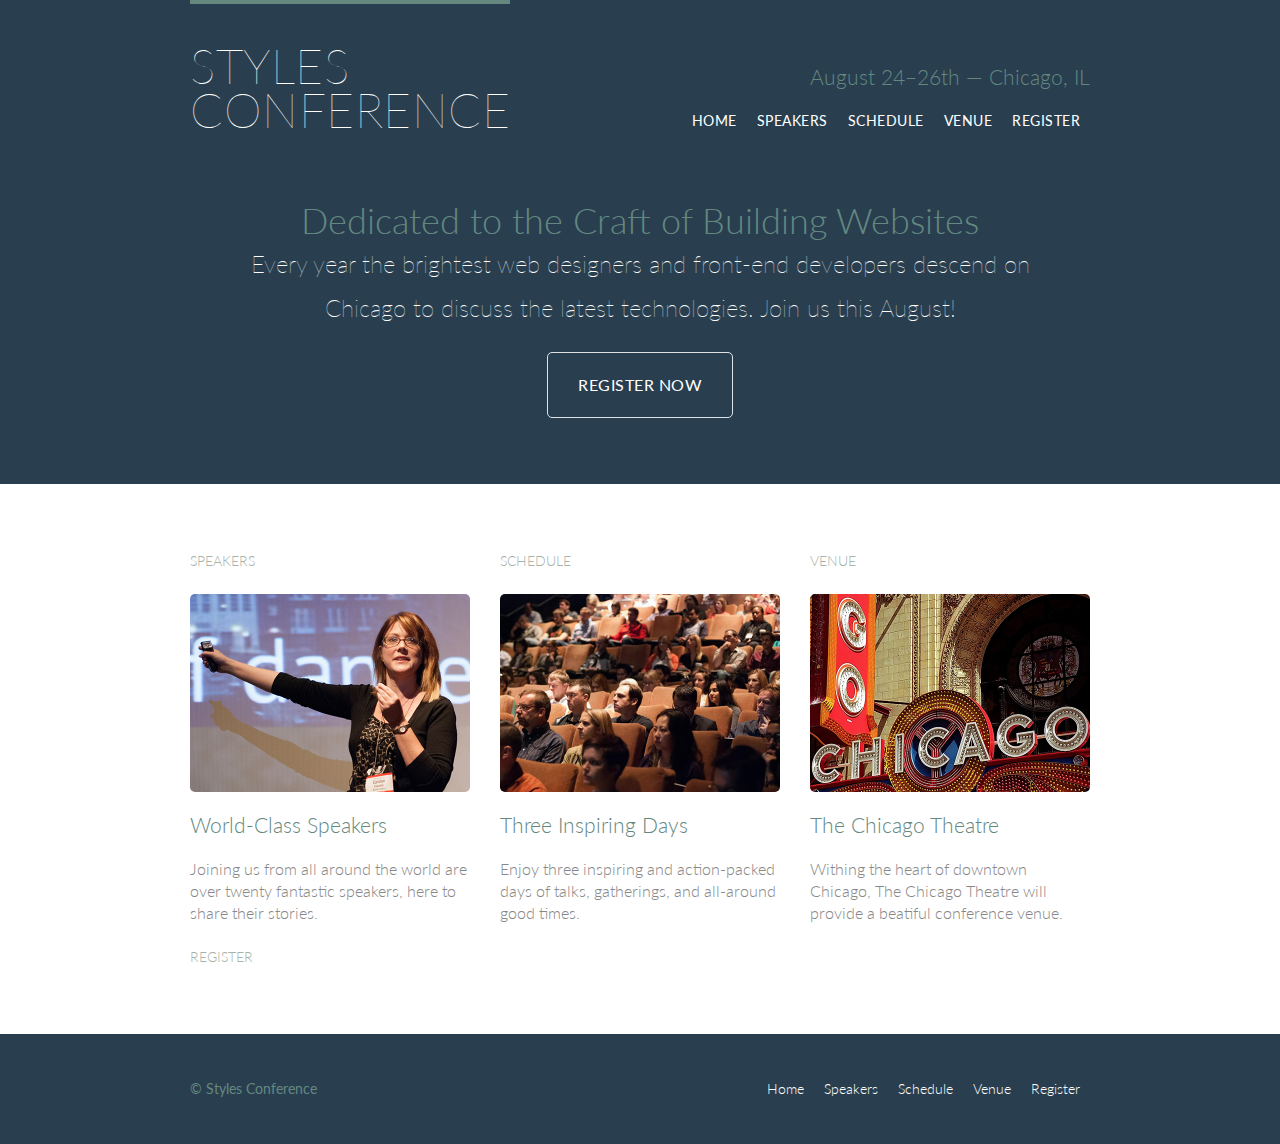
<file: index.html>
<!DOCTYPE html>
<html lang="en">
  <head>
    <meta charset="UTF-8" />
    <meta http-equiv="X-UA-Compatible" content="IE=edge" />
    <meta name="viewport" content="width=device-width, initial-scale=1.0" />
    <title>Styles Conference</title>
    <link rel="stylesheet" href="assets/stylesheets/main.css"/>
    <link rel="stylesheet" href="http://fonts.googleapis.com/css?family=Lato:100,300,400">
  </head>

  <body>

    <!--Header-->

    <header class="primary-header container group">

      <h1 class="logo">

        <a href="index.html">Styles <br> Conference</a>

      </h1>

      <h3 class="tagline">August 24&ndash;26th &mdash; Chicago, IL</h3>

      <nav class="nav primary-nav">

        <ul>

          <li><a href="index.html">Home</a></li><!--
          --><li><a href="speakers.html">Speakers</a></li><!--
          --><li><a href="schedule.html">Schedule</a></li><!--
          --><li><a href="venue.html">Venue</a></li><!--
          --><li><a href="register.html">Register</a></li>

        </ul>

      </nav>

    </header>

    <!--Hero-->

    <section class="hero container">

      <h2>Dedicated to the Craft of Building Websites</h2>

      <p>
        Every year the brightest web designers and front-end developers descend
        on Chicago to discuss the latest technologies. Join us this August!
      </p>

      <a class="btn btn-alt" href="register.html">Register Now</a>

    </section>

    <!--Teasers-->

    <section class="row">

      <div class="grid">

       <!--Speakers-->

        <section class="teaser col-1-3">

          <h5>Speakers</h5>

          <a href="speakers.html">

            <img src="assets/images/home/speakers.jpg" alt="Professional Speaker">

            <h3>World-Class Speakers</h3>

          </a>

          <p>
            Joining us from all around the world are over twenty fantastic
            speakers, here to share their stories.
          </p>

        </section><!--

          Schedule
        
        --><section class="teaser col-1-3">
          
          <h5>Schedule</h5>

          <a href="schedule.html">

            <img src="assets/images/home/schedule.jpg" alt="Accurate Schedule">

            <h3>Three Inspiring Days</h3>

          </a>

          <p>
            Enjoy three inspiring and action-packed days of talks, gatherings, and
            all-around good times.
          </p>

        </section><!--

          Venue
        
        --><section class="teaser col-1-3">
          
          <h5>Venue</h5>

          <a href="venue.html">

            <img src="assets/images/home/venue.jpg" alt="The Chicago Theatre">

            <h3>The Chicago Theatre</h3>

          </a>

          <p>
            Withing the heart of downtown Chicago, The Chicago Theatre will
            provide a beatiful conference venue.
          </p>

        </section><!--
          
          Register

        --><section class="teaser col-1-3">

          <a href="register.html"><h5>Register</h5></a>

        </section>

      </div>

    </section>

    <!--Footer-->

    <footer class="primary-footer container group">

      <small>&copy; Styles Conference</small>

      <nav class="nav">

        <ul>
          
          <li><a href="index.html">Home</a></li><!--
          --><li><a href="speakers.html">Speakers</a></li><!--
          --><li><a href="schedule.html">Schedule</a></li><!--
          --><li><a href="venue.html">Venue</a></li><!--
          --><li><a href="register.html">Register</a></li>

        </ul>

      </nav>

    </footer>

  </body>

</html>
</file>
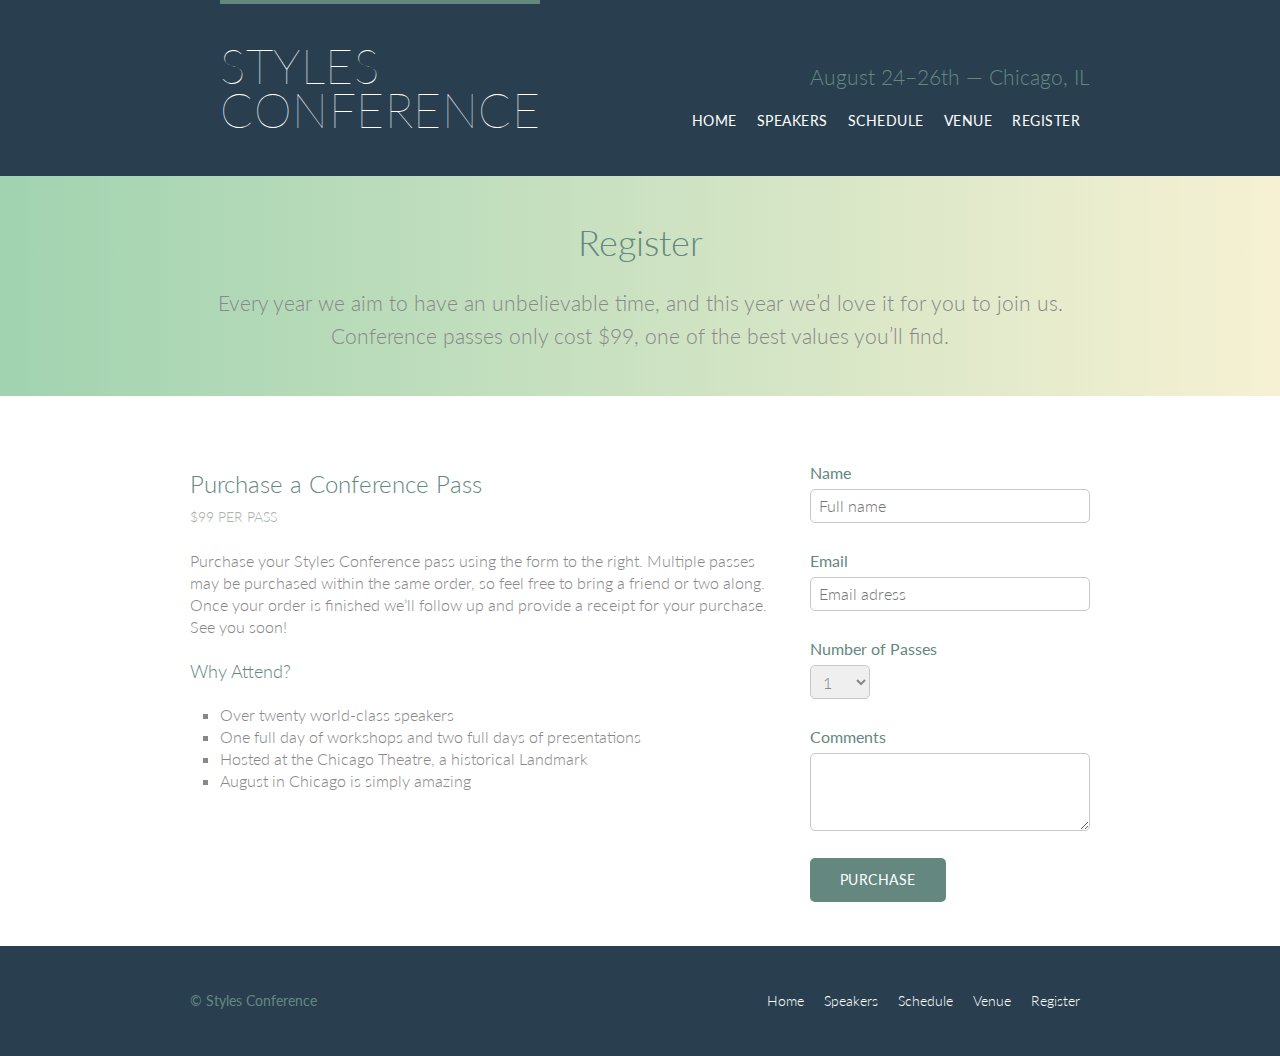
<file: register.html>
<!DOCTYPE html>
<html lang="en">
  <head>
    <meta charset="UTF-8" />
    <meta http-equiv="X-UA-Compatible" content="IE=edge" />
    <meta name="viewport" content="width=device-width, initial-scale=1.0" />
    <title>Styles Conference</title>
    <link rel="stylesheet" href="assets/stylesheets/main.css"/>
    <link rel="stylesheet" href="http://fonts.googleapis.com/css?family=Lato:100,300,400">
  </head>

  <body>

    <!--Header-->

    <header class="primary-header container group">

      <section class="container">

        <h1 class="logo">
          <a href="index.html">Styles <br> Conference</a>
        </h1>

      </section>

      <h3 class="tagline">August 24&ndash;26th &mdash; Chicago, IL</h3>

      <nav class="nav primary-nav">

        <ul>

          <li><a href="index.html">Home</a></li><!--
          --><li><a href="speakers.html">Speakers</a></li><!--
          --><li><a href="schedule.html">Schedule</a></li><!--
          --><li><a href="venue.html">Venue</a></li><!--
          --><li><a href="register.html">Register</a></li>

        </ul>

      </nav>

    </header>

    <!--Lead-->

    <section class="row-alt">

      <div class="lead container">

        <h1 class="Register">Register</h1>

        <p>Every year we aim to have an unbelievable time, and this year we&#8217;d love it for you to join us. Conference passes only cost $99, one of the best values you&#8217;ll find.</p>

      </div>

    </section>

    <!--Main Section-->

    <section class="row">

      <div class="grid">

        <!--Details-->

        <section class="col-2-3">

          <h2>Purchase a Conference Pass</h2>

          <h5>$99 per Pass</h5>

          <p>Purchase your Styles Conference pass using the form to the right. Multiple passes may be purchased within the same order, so feel free to bring a friend or two along. Once your order is finished we&#8217;ll follow up and provide a receipt for your purchase. See you soon!</p>

          <h4>Why Attend?</h4>

          <ul class="why-attend">

            <li>Over twenty world-class speakers</li>
            <li>One full day of workshops and two full days of presentations</li>
            <li>Hosted at the Chicago Theatre, a historical Landmark</li>
            <li>August in Chicago is simply amazing</li>

          </ul>

        </section><!--
          
          Registration Form

        --><form action="#" class="col-1-3" method="post">

          <fieldset class="register-group">

            <label>

              Name

              <input type="text" name="name" placeholder="Full name" required>

            </label>

            <label>
              
              Email

              <input type="text" name="email" placeholder="Email adress" required>

            </label>

            <label>
              
              Number of Passes

              <select name="quantity" required>

                <option value="1" selected>1</option>
                <option value="2">2</option>
                <option value="3">3</option>
                <option value="4">4</option>
                <option value="5">5</option>

              </select>

            </label>

            <label>
              
              Comments

              <textarea name="Comments"></textarea>

            </label>

          </fieldset>

          <input class="btn btn-default" type="submit" name="submit" value="Purchase">

        </form>

      </div>

    </section>

    <!--Footer-->

    <footer class="primary-footer container group">

      <small>&copy; Styles Conference</small>

      <nav class="nav">

        <ul>
          
          <li><a href="index.html">Home</a></li><!--
          --><li><a href="speakers.html">Speakers</a></li><!--
          --><li><a href="schedule.html">Schedule</a></li><!--
          --><li><a href="venue.html">Venue</a></li><!--
          --><li><a href="register.html">Register</a></li>

        </ul>

      </nav>

    </footer>

  </body>

</html>
</file>
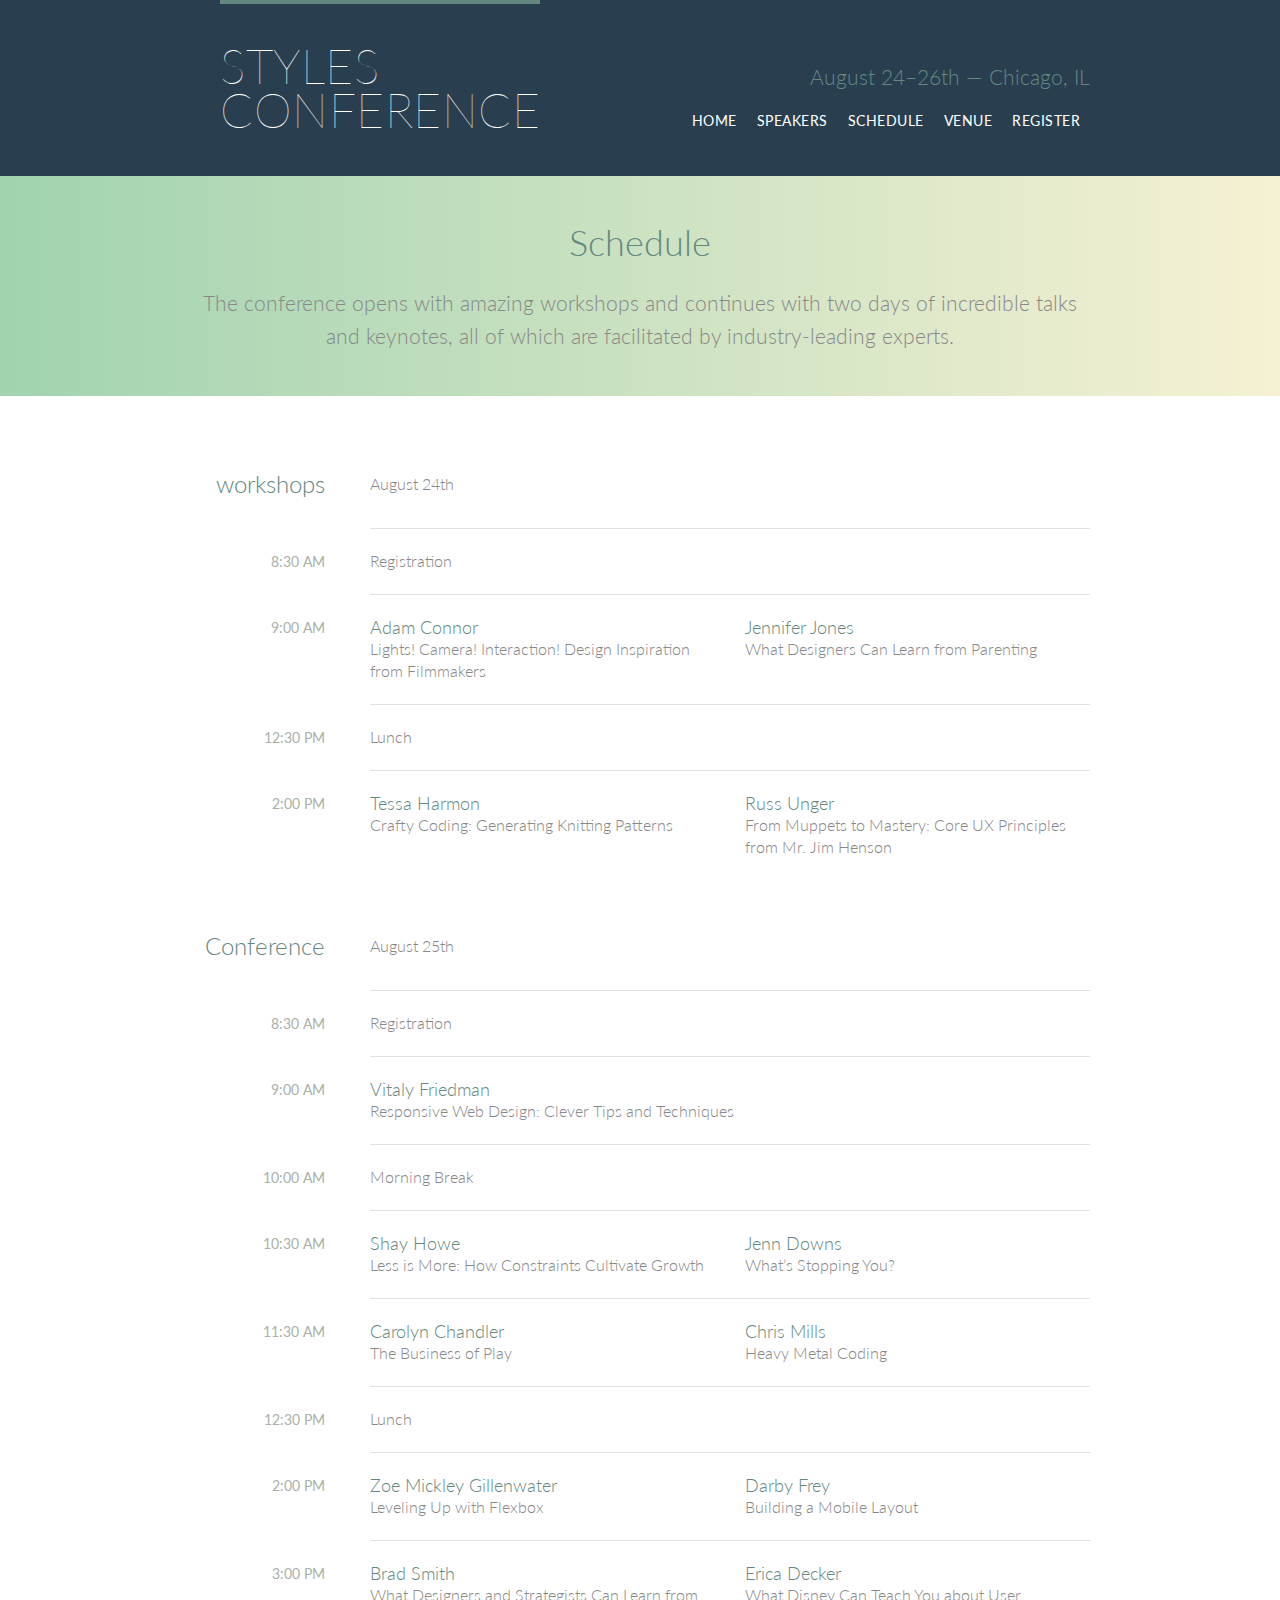
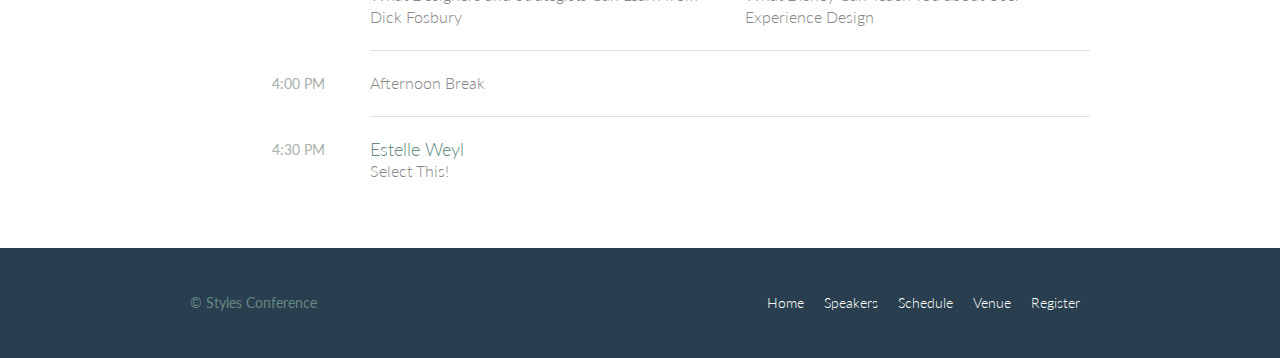
<file: schedule.html>
<!DOCTYPE html>
<html lang="en">
  <head>
    <meta charset="UTF-8" />
    <meta http-equiv="X-UA-Compatible" content="IE=edge" />
    <meta name="viewport" content="width=device-width, initial-scale=1.0" />
    <title>Styles Conference</title>
    <link rel="stylesheet" href="assets/stylesheets/main.css"/>
    <link rel="stylesheet" href="http://fonts.googleapis.com/css?family=Lato:100,300,400">
  </head>

  <body>

    <!--Header-->

    <header class="primary-header container group">

      <section class="container">

        <h1 class="logo">

          <a href="index.html">Styles <br> Conference</a>
          
        </h1>

      </section>

      <h3 class="tagline">August 24&ndash;26th &mdash; Chicago, IL</h3>

      <nav class="nav primary-nav">

        <ul>

          <li><a href="index.html">Home</a></li><!--
          --><li><a href="speakers.html">Speakers</a></li><!--
          --><li><a href="schedule.html">Schedule</a></li><!--
          --><li><a href="venue.html">Venue</a></li><!--
          --><li><a href="register.html">Register</a></li>

        </ul>

      </nav>

    </header>

    <!--Lead-->

    <section class="row-alt">

      <div class="lead container">

        <h1 class="Schedule">Schedule</h1>

        <p>The conference opens with amazing workshops and continues with two days of incredible talks and keynotes, all of which are facilitated by industry-leading experts.</p>

      </div>

    </section>

    <!--Main Section-->

    <section class="row">

      <div class="container">
        
        <!--Workshops-->

        <table>

          <thead>

            <tr>

              <th scope="row">workshops</th>

              <td class="schedule-offset" colspan="2">August 24th</td>

            </tr>

          </thead>

          <tbody>

            <tr>

              <th scope="row">

                <time datetime="08:30:00">8:30 AM</time>

              </th>

              <td class="schedule-offset" colspan="2">Registration</td>

            </tr>

            <tr>

              <th scope="row">

                <time datetime="09:00:00">9:00 AM</time>

              </th>

              <td>

                <a href="speakers.html#adam-connor">

                  <h4>Adam Connor</h4>

                  Lights! Camera! Interaction! Design Inspiration from Filmmakers

                </a>

              </td>

              <td>

                <a href="speakers.html#jennifer-jones">

                  <h4>Jennifer Jones</h4>

                  What Designers Can Learn from Parenting

                </a>

              </td>

            </tr>

            <tr>

              <th scope="row">

                <time datetime="12:30:00">12:30 PM</time>

              </th>

              <td class="schedule-offset" colspan="2">

                Lunch

              </td>

            </tr>

            <tr>

              <th scope="row">

                <time datetime="14:00">2:00 PM</time>

              </th>

              <td>

                <a href="speakers.html#tessa-harmon">

                  <h4>Tessa Harmon</h4>

                  Crafty Coding: Generating Knitting Patterns

                </a>

              </td>

              <td>

                <a href="speakers.html#russ-unger">

                  <h4>Russ Unger</h4>

                  From Muppets to Mastery: Core UX Principles from Mr. Jim Henson

                </a>

              </td>

            </tr>

          </tbody>

        </table>

        <!--Conference-->

        <table>

          <thead>

            <tr>

              <th scope="row">

                Conference

              </th>

              <td class="schedule-offset" colspan="2">

                August 25th

              </td>

            </tr>

          </thead>

          <tbody>

            <tr>

              <th scope="row">

                <time datetime="08:30:00">8:30 AM</time>

              </th>

              <td class="schedule-offset" colspan="2">

                Registration

              </td>

            </tr>

            <tr>

              <th scope="row">

                <time datetime="09:00:00">9:00 AM</time>

              </th>

              <td colspan="2">

                <a href="speakers.html#vitaly-friedman">

                  <h4>Vitaly Friedman</h4>

                  Responsive Web Design: Clever Tips and Techniques

                </a>

              </td>

            </tr>

            <tr>

              <th scope="row">

                <time datetime="10:00:00">10:00 AM</time>

              </th>

              <td class="schedule-offset" colspan="2">

                Morning Break

              </td>

            </tr>

            <tr>

              <th scope="row">

                <time datetime="10:30:00">10:30 AM</time>

              </th>

              <td>

                <a href="speakers.html#shay-howe">

                  <h4>Shay Howe</h4>

                  Less is More: How Constraints Cultivate Growth

                </a>

              </td>

              <td>

                <a href="speakers.html#jenn-downs">

                  <h4>Jenn Downs</h4>

                  What&#8217;s Stopping You?

                </a>

              </td>

            </tr>

            <tr>

              <th scope="row">

                <time datetime="11:30:00">11:30 AM</time>

              </th>

              <td>

                <a href="speakers.html#carolyn-chandler">

                  <h4>Carolyn Chandler</h4>

                  The Business of Play

                </a>

              </td>

              <td>

                <a href="speakers.html#chris-mills">

                  <h4>Chris Mills</h4>

                  Heavy Metal Coding

                </a>

              </td>

            </tr>

            <tr>

              <th scope="row">

                <time datetime="12:30:00">12:30 PM</time>

              </th>

              <td class="schedule-offset" colspan="2">

                Lunch

              </td>

            </tr>

            <tr>

              <th scope="row">

                <time datetime="14:00">2:00 PM</time>

              </th>

              <td>

                <a href="speakers.html#zoe-mickley-gillenwater">

                  <h4>Zoe Mickley Gillenwater</h4>

                  Leveling Up with Flexbox

                </a>

              </td>

              <td>

                <a href="speakers.html#darby-frey">

                  <h4>Darby Frey</h4>

                  Building a Mobile Layout

                </a>

              </td>

            </tr>

            <tr>

              <th scope="row">

                <time datetime="15:00:00">3:00 PM</time>

              </th>

              <td>

                <a href="speakers.html#brad-smith">

                  <h4>Brad Smith</h4>

                  What Designers and Strategists Can Learn from Dick Fosbury

                </a>

              </td>

              <td>

                <a href="speakers.html#erica-decker">

                  <h4>Erica Decker</h4>

                  What Disney Can Teach You about User Experience Design

                </a>

              </td>

            </tr>

            <tr>

              <th scope="row">

                <time datetime="16:00:00">4:00 PM</time>

              </th>

              <td class="schedule-offset" colspan="2">

                Afternoon Break

              </td>

            </tr>

            <tr>

              <th scope="row">

                <time datetime="16:30:00">4:30 PM</time>

              </th>

              <td colspan="2">

                <a href="speakers.html#estelle-weyl">

                  <h4>Estelle Weyl</h4>

                  Select This!

                </a>

              </td>

            </tr>

          </tbody>

        </table>

      </div>

    </section>

    <!--Footer-->

    <footer class="primary-footer container group">

      <small>&copy; Styles Conference</small>

      <nav class="nav">

        <ul>
          
          <li><a href="index.html">Home</a></li><!--
          --><li><a href="speakers.html">Speakers</a></li><!--
          --><li><a href="schedule.html">Schedule</a></li><!--
          --><li><a href="venue.html">Venue</a></li><!--
          --><li><a href="register.html">Register</a></li>

        </ul>

      </nav>

    </footer>

  </body>

</html>
</file>
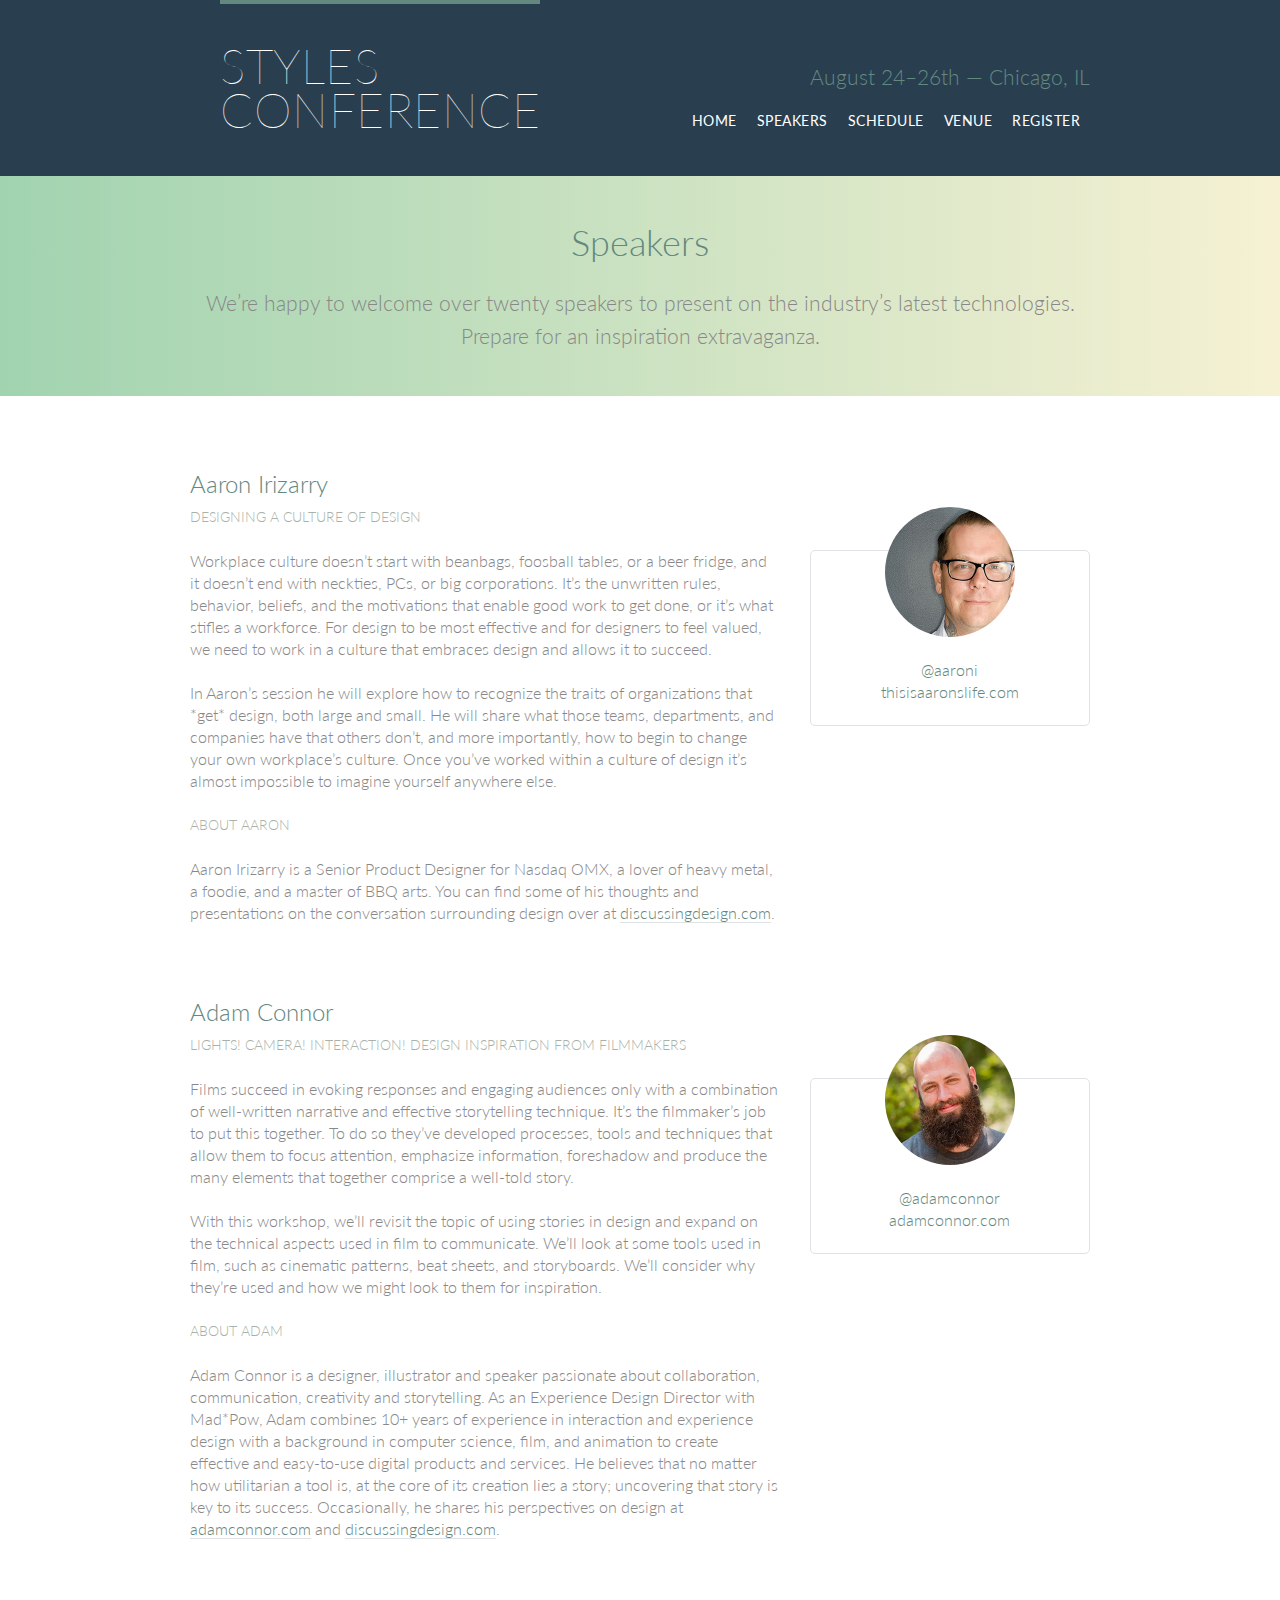
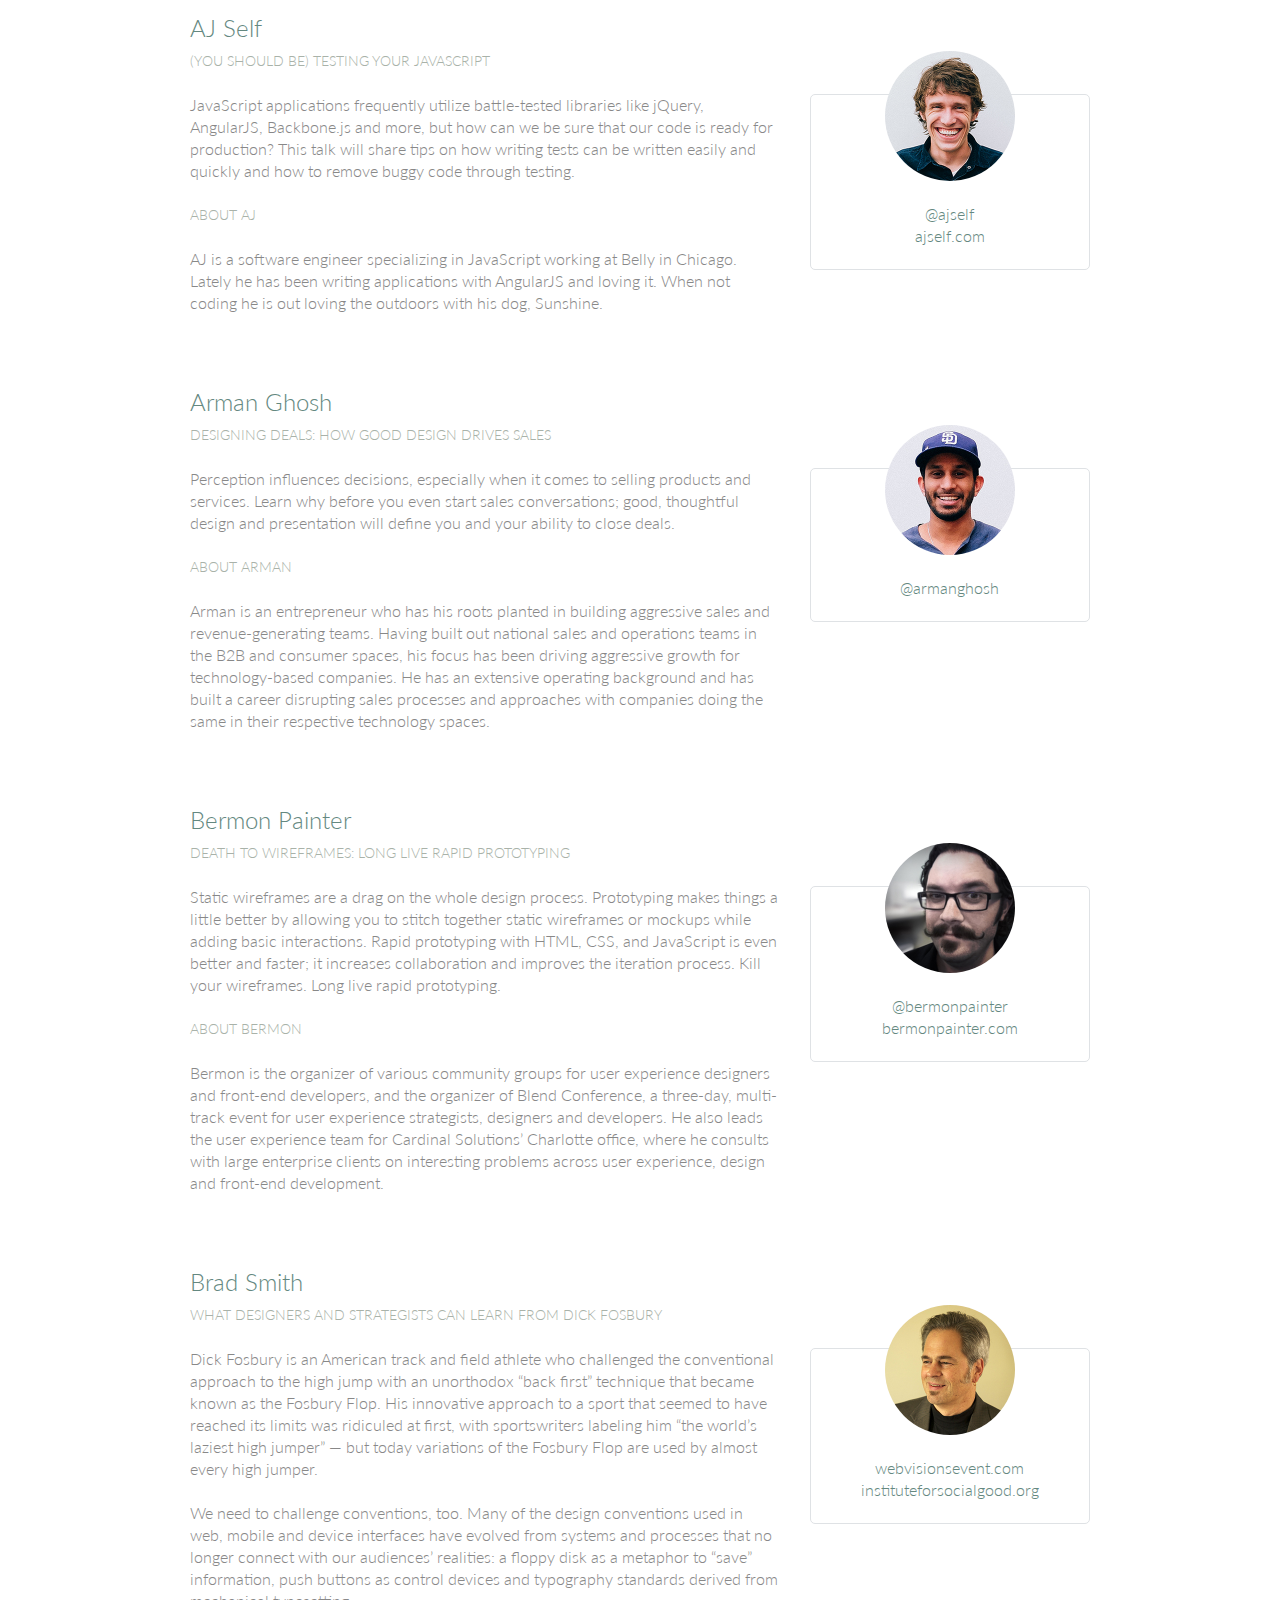
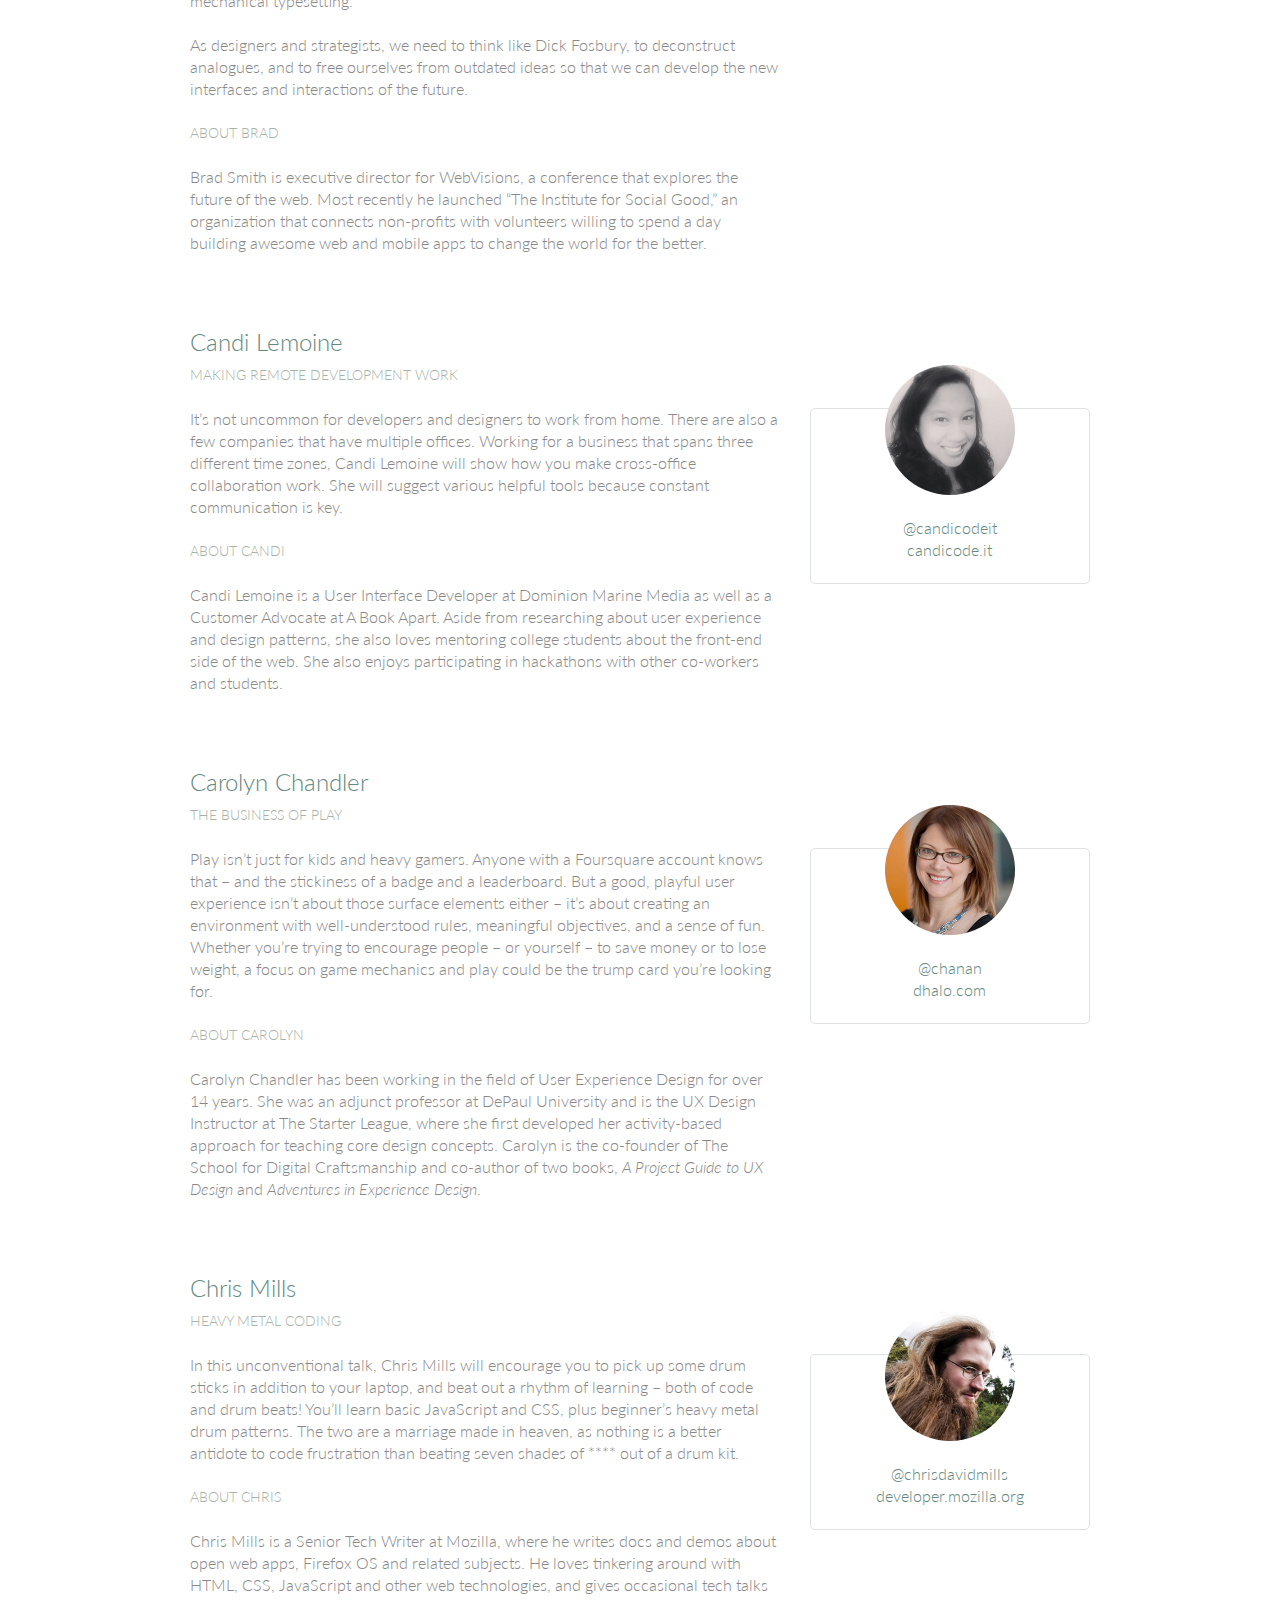
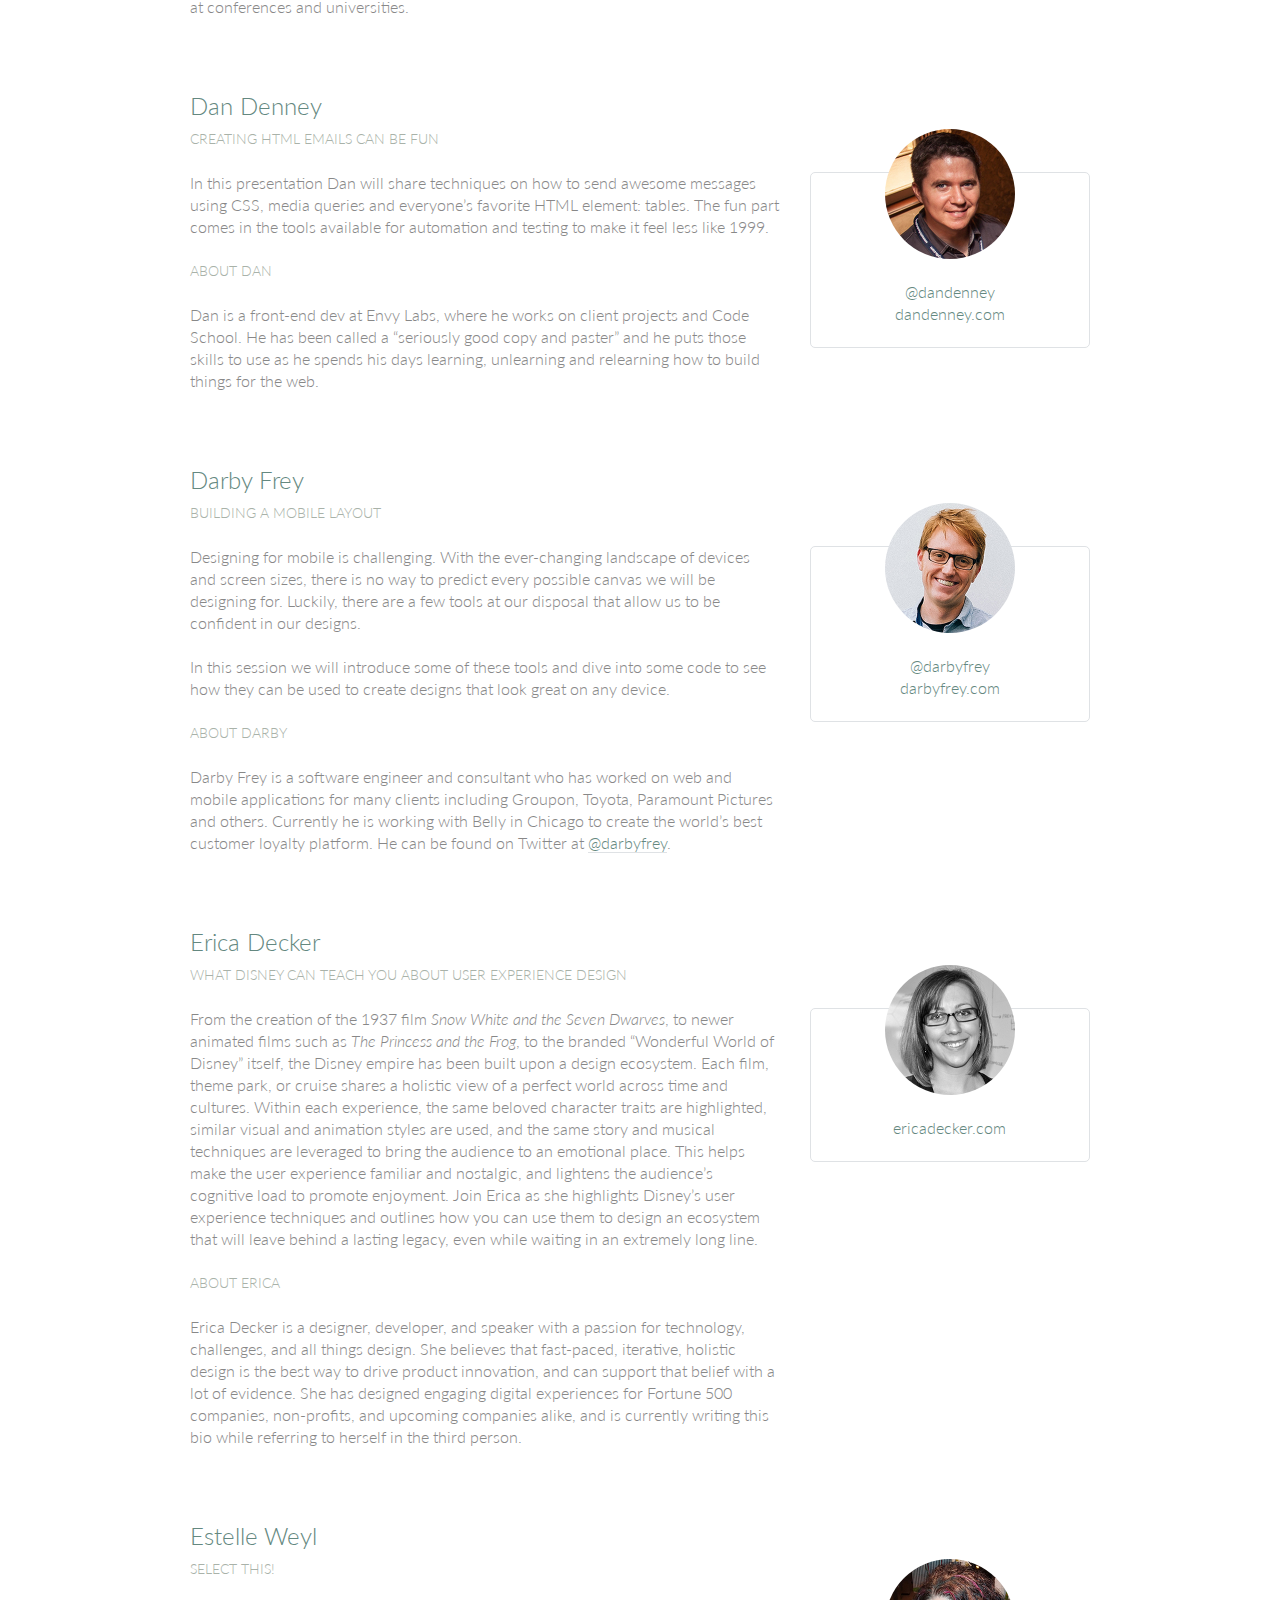
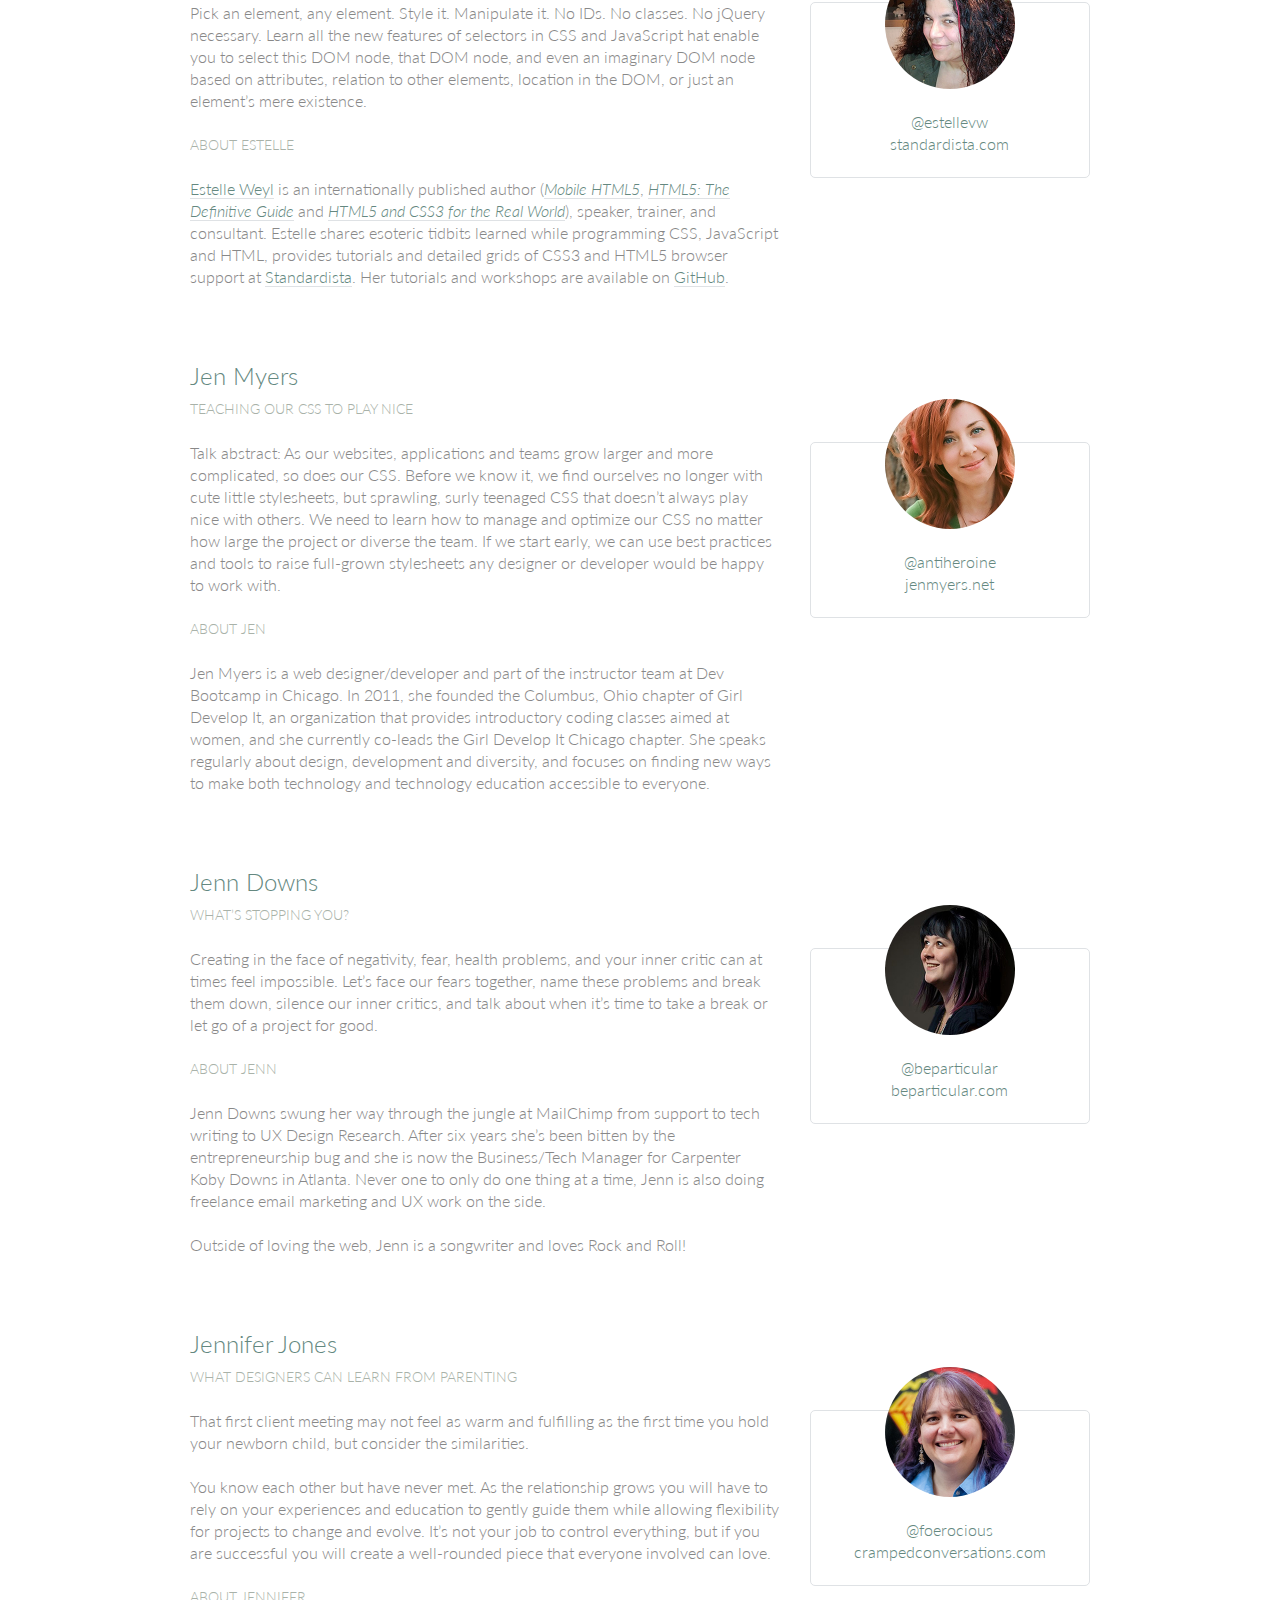
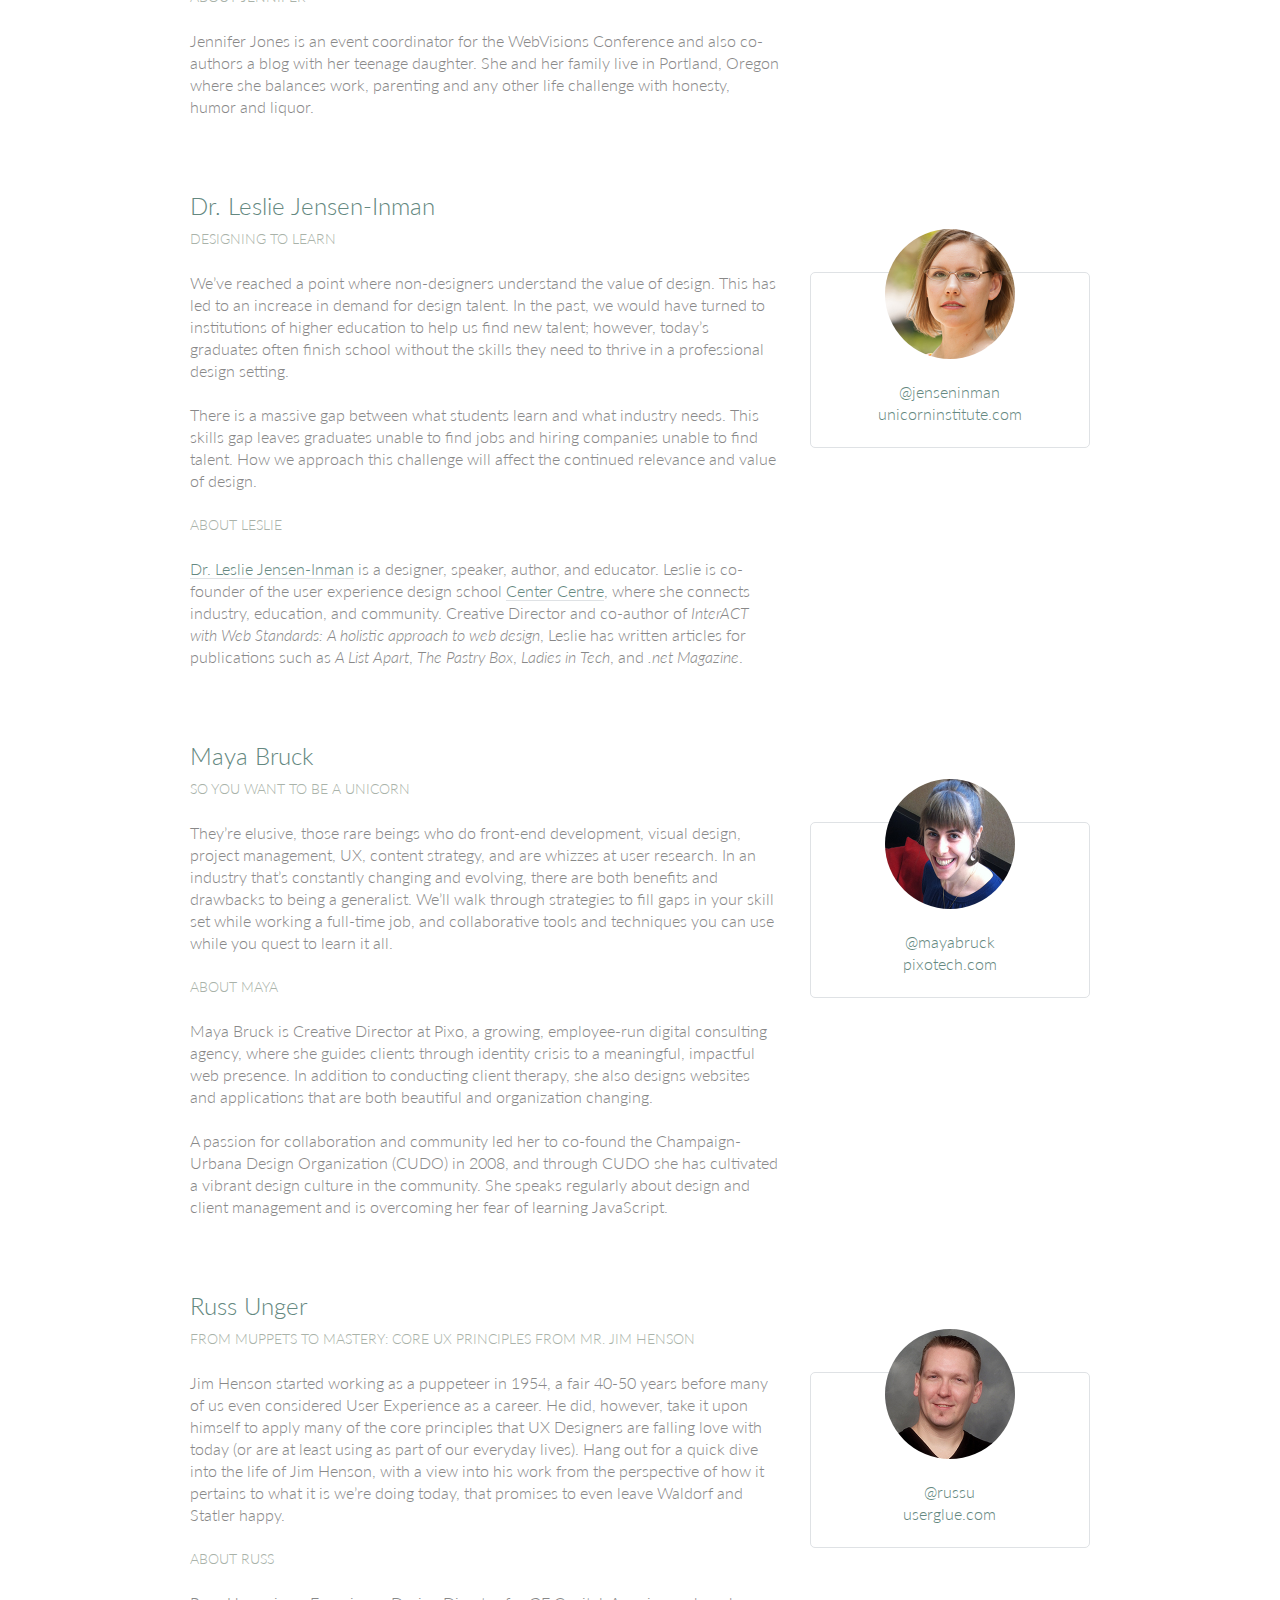
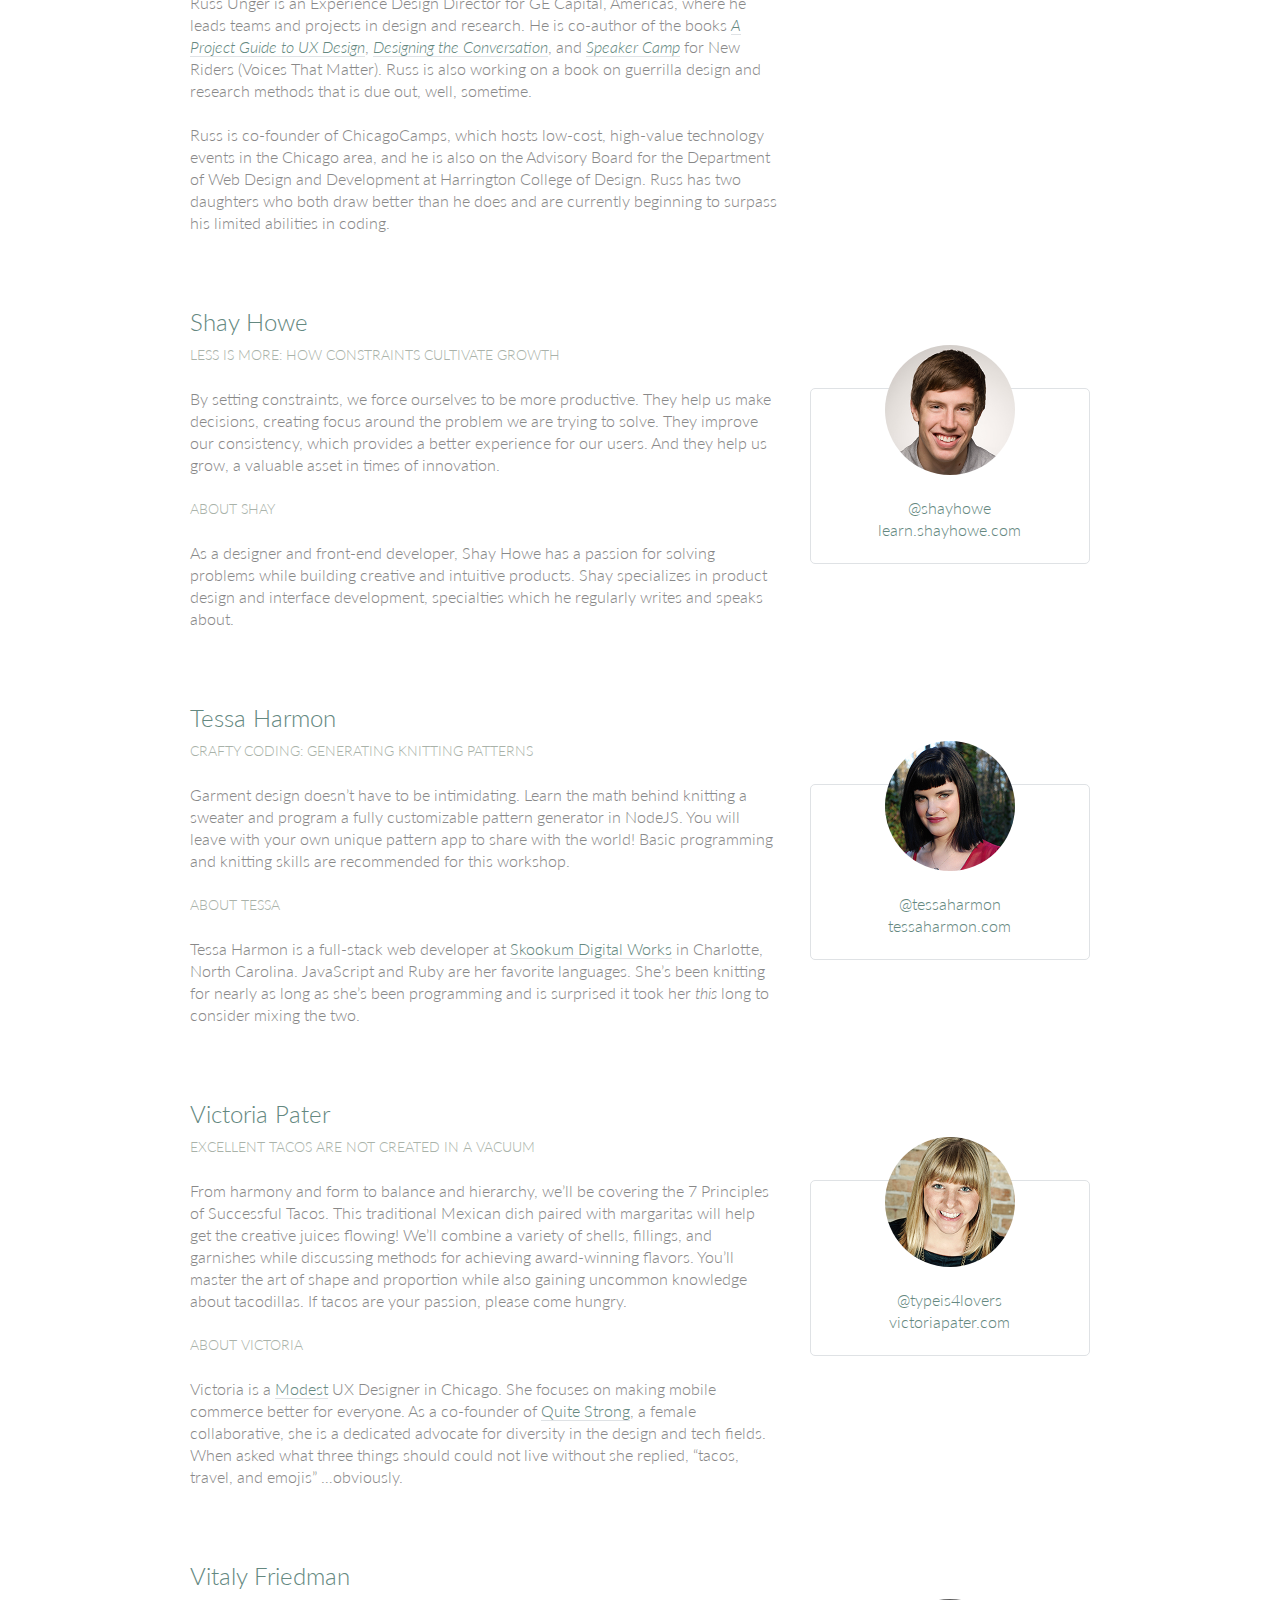
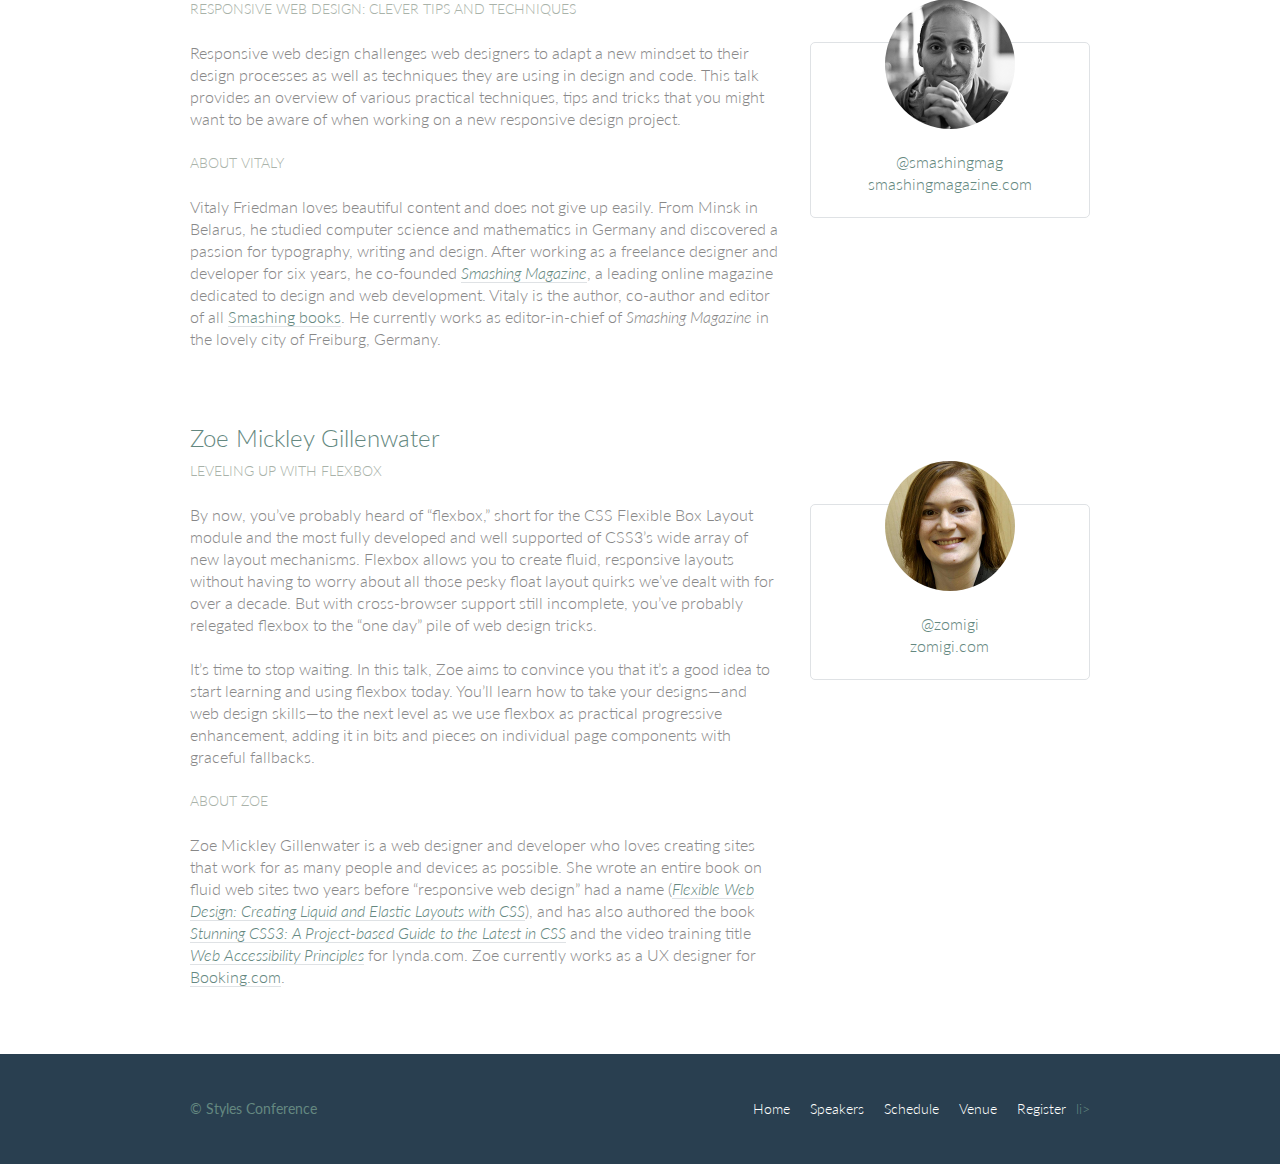
<file: speakers.html>
<!DOCTYPE html>
<html lang="en">
  <head>
    <meta charset="UTF-8" />
    <meta http-equiv="X-UA-Compatible" content="IE=edge" />
    <meta name="viewport" content="width=device-width, initial-scale=1.0" />
    <title>Styles Conference</title>
    <link rel="stylesheet" href="assets/stylesheets/main.css"/>
    <link rel="stylesheet" href="http://fonts.googleapis.com/css?family=Lato:100,300,400">
  </head>

  <body>

    <!--Header-->

    <header class="primary-header container group">

      <section class="container">

        <h1 class="logo">
          <a href="index.html">Styles <br> Conference</a>
        </h1>

      </section>

      <h3 class="tagline">August 24&ndash;26th &mdash; Chicago, IL</h3>

      <nav class="nav primary-nav">

        <ul>

          <li><a href="index.html">Home</a></li><!--
          --><li><a href="speakers.html">Speakers</a></li><!--
          --><li><a href="schedule.html">Schedule</a></li><!--
          --><li><a href="venue.html">Venue</a></li><!--
          --><li><a href="register.html">Register</a></li>

        </ul>

      </nav>

    </header>

    <!--Lead-->

    <section class="row-alt">

      <div class="lead container">

        <h1 class="Speakers">Speakers</h1>

        <p>We&#8217;re happy to welcome over twenty speakers to present on the industry&#8217;s latest technologies. Prepare for an inspiration extravaganza.</p>

      </div>

    </section>

    <!--Main Content-->

    <section class="row">

      <div class="grid">

        <!--Aaron Irizarry-->

        <section class="speaker" id="aaron-irizarry">

          <div class="col-2-3">

            <h2>Aaron Irizarry</h2>

            <h5>Designing a Culture of Design</h5>

            <P>Workplace culture doesn&#8217;t start with beanbags, foosball tables, or a beer fridge, and it doesn&#8217;t end with neckties, PCs, or big corporations. It&#8217;s the unwritten rules, behavior, beliefs, and the motivations that enable good work to get done, or it&#8217;s what stifles a workforce. For design to be most effective and for designers to feel valued, we need to work in a culture that embraces design and allows it to succeed.</P>

            <P>In Aaron&#8217;s session he will explore how to recognize the traits of organizations that *get* design, both large and small. He will share what those teams, departments, and companies have that others don&#8217;t, and more importantly, how to begin to change your own workplace&#8217;s culture. Once you&#8217;ve worked within a culture of design it&#8217;s almost impossible to imagine yourself anywhere else.</P>

            <h5>About Aaron</h5>

            <p>Aaron Irizarry is a Senior Product Designer for Nasdaq OMX, a lover of heavy metal, a foodie, and a master of BBQ arts. You can find some of his thoughts and presentations on the conversation surrounding design over at <a href="http://www.discussingdesign.com/">discussingdesign.com</a>.</p>

          </div><!--

          --><aside class="col-1-3">

            <div class="speaker-info">

              <img src="assets/images/speakers/aaron-irizarry.jpg" alt="Aaron Irizarry">

              <ul>

                <li><a href="https://twitter.com/aaroni">@aaroni</a></li>
                <li><a href="http://www.thisisaaronslife.com/">thisisaaronslife.com</a></li>

              </ul>

            </div>

          </aside>

        </section>

        <!--Adam Connor-->

        <section class="speaker" id="adam-connor">

          <div class="col-2-3">

            <h2>Adam Connor</h2>

            <h5>Lights! Camera! interaction! Design Inspiration from Filmmakers</h5>

            <p>Films succeed in evoking responses and engaging audiences only with a combination of well-written narrative and effective storytelling technique. It&#8217;s the filmmaker&#8217;s job to put this together. To do so they&#8217;ve developed processes, tools and techniques that allow them to focus attention, emphasize information, foreshadow and produce the many elements that together comprise a well-told story.</p>

            <p>With this workshop, we&#8217;ll revisit the topic of using stories in design and expand on the technical aspects used in film to communicate. We&#8217;ll look at some tools used in film, such as cinematic patterns, beat sheets, and storyboards. We&#8217;ll consider why they&#8217;re used and how we might look to them for inspiration.</p>

            <h5>About Adam</h5>

            <p>Adam Connor is a designer, illustrator and speaker passionate about collaboration, communication, creativity and storytelling. As an Experience Design Director with Mad*Pow, Adam combines 10+ years of experience in interaction and experience design with a background in computer science, film, and animation to create effective and easy-to-use digital products and services. He believes that no matter how utilitarian a tool is, at the core of its creation lies a story; uncovering that story is key to its success. Occasionally, he shares his perspectives on design at <a href="http://adamconnor.com/">adamconnor.com</a> and <a href="http://www.discussingdesign.com/">discussingdesign.com</a>.</p>

          </div><!--

          --><aside class="col-1-3">

            <div class="speaker-info">

              <img src="assets/images/speakers/adam-connor.jpg" alt="Adam Connor">

              <ul>

                <li><a href="https://twitter.com/adamconnor">@adamconnor</a></li>
                <li><a href="http://adamconnor.com/">adamconnor.com</a></li>

              </ul>

            </div>

          </aside>

        </section>

        <!--AJ Self-->

        <section class="speaker" id="aj-self">

          <div class="col-2-3">

            <h2>AJ Self</h2>

            <h5>(You Should Be) Testing Your JavaScript</h5>

            <p>JavaScript applications frequently utilize battle-tested libraries like jQuery, AngularJS, Backbone.js and more, but how can we be sure that our code is ready for production? This talk will share tips on how writing tests can be written easily and quickly and how to remove buggy code through testing.</p>

            <h5>About AJ</h5>

            <p>AJ is a software engineer specializing in JavaScript working at Belly in Chicago. Lately he has been writing applications with AngularJS and loving it. When not coding he is out loving the outdoors with his dog, Sunshine.</p>

          </div><!--

          --><aside class="col-1-3">

            <div class="speaker-info">

              <img src="assets/images/speakers/aj-self.jpg" alt="AJ Self">

              <ul>

                <li><a href="https://twitter.com/ajself">@ajself</a></li>
                <li><a href="http://www.ajself.com/">ajself.com</a></li>
              </ul>


            </div>

          </aside>

        </section>

        <!-- Arman Ghosh -->

        <section class="speaker" id="arman-ghosh">

          <div class="col-2-3">

            <h2>Arman Ghosh</h2>

            <h5>Designing Deals: How Good Design Drives Sales</h5>

            <p>Perception influences decisions, especially when it comes to selling products and services. Learn why before you even start sales conversations; good, thoughtful design and presentation will define you and your ability to close deals.</p>

            <h5>About Arman</h5>

            <p>Arman is an entrepreneur who has his roots planted in building aggressive sales and revenue-generating teams. Having built out national sales and operations teams in the B2B and consumer spaces, his focus has been driving aggressive growth for technology-based companies. He has an extensive operating background and has built a career disrupting sales processes and approaches with companies doing the same in their respective technology spaces.</p>

          </div><!--

          --><aside class="col-1-3">

            <div class="speaker-info">

              <img src="assets/images/speakers/arman-ghosh.jpg" alt="Arman Ghosh">

              <ul>

                <li><a href="https://twitter.com/armanghosh">@armanghosh</a></li>

              </ul>

            </div>

          </aside>

        </section>

        <!-- Bermon Painter -->

        <section class="speaker" id="bermon-painter">

          <div class="col-2-3">

            <h2>Bermon Painter</h2>

            <h5>Death to Wireframes: Long Live Rapid Prototyping</h5>

            <p>Static wireframes are a drag on the whole design process. Prototyping makes things a little better by allowing you to stitch together static wireframes or mockups while adding basic interactions. Rapid prototyping with HTML, CSS, and JavaScript is even better and faster; it increases collaboration and improves the iteration process. Kill your wireframes. Long live rapid prototyping.</p>

            <h5>About Bermon</h5>

            <p>Bermon is the organizer of various community groups for user experience designers and front-end developers, and the organizer of Blend Conference, a three-day, multi-track event for user experience strategists, designers and developers. He also leads the user experience team for Cardinal Solutions&#8217; Charlotte office, where he consults with large enterprise clients on interesting problems across user experience, design and front-end development.</p>

          </div><!--

          --><aside class="col-1-3">

            <div class="speaker-info">

              <img src="assets/images/speakers/bermon-painter.jpg" alt="Bermon Painter">

              <ul>

                <li><a href="https://twitter.com/bermonpainter">@bermonpainter</a></li>
                <li><a href="http://bermonpainter.com/">bermonpainter.com</a></li>
              </ul>


            </div>

          </aside>

        </section>

        <!-- Brad Smith -->

        <section class="speaker" id="brad-smith">

          <div class="col-2-3">

            <h2>Brad Smith</h2>

            <h5>What Designers and Strategists Can Learn from Dick Fosbury</h5>

            <p>Dick Fosbury is an American track and field athlete who challenged the conventional approach to the high jump with an unorthodox &#8220;back first&#8221; technique that became known as the Fosbury Flop. His innovative approach to a sport that seemed to have reached its limits was ridiculed at first, with sportswriters labeling him &#8220;the world&#8217;s laziest high jumper&#8221; &#8212; but today variations of the Fosbury Flop are used by almost every high jumper.</p>

            <p>We need to challenge conventions, too. Many of the design conventions used in web, mobile and device interfaces have evolved from systems and processes that no longer connect with our audiences&#8217; realities: a floppy disk as a metaphor to &#8220;save&#8221; information, push buttons as control devices and typography standards derived from mechanical typesetting.</p>

            <p>As designers and strategists, we need to think like Dick Fosbury, to deconstruct analogues, and to free ourselves from outdated ideas so that we can develop the new interfaces and interactions of the future.</p>

            <h5>About Brad</h5>

            <p>Brad Smith is executive director for WebVisions, a conference that explores the future of the web. Most recently he launched &#8220;The Institute for Social Good,&#8221; an organization that connects non-profits with volunteers willing to spend a day building awesome web and mobile apps to change the world for the better.</p>

          </div><!--

          --><aside class="col-1-3">

            <div class="speaker-info">

              <img src="assets/images/speakers/brad-smith.jpg" alt="Brad Smith">

              <ul>

                <li><a href="http://www.webvisionsevent.com/">webvisionsevent.com</a></li>
                <li><a href="http://www.instituteforsocialgood.org/">instituteforsocialgood.org</a></li>

              </ul>

            </div>

          </aside>

        </section>

        <!-- Candi Lemoine -->

        <section class="speaker" id="candi-lemoine">

          <div class="col-2-3">

            <h2>Candi Lemoine</h2>

            <h5>Making Remote Development Work</h5>

            <p>It&#8217;s not uncommon for developers and designers to work from home. There are also a few companies that have multiple offices. Working for a business that spans three different time zones, Candi Lemoine will show how you make cross-office collaboration work. She will suggest various helpful tools because constant communication is key.</p>

            <h5>About Candi</h5>

            <p>Candi Lemoine is a User Interface Developer at Dominion Marine Media as well as a Customer Advocate at A Book Apart. Aside from researching about user experience and design patterns, she also loves mentoring college students about the front-end side of the web. She also enjoys participating in hackathons with other co-workers and students.</p>

          </div><!--

          --><aside class="col-1-3">

            <div class="speaker-info">

              <img src="assets/images/speakers/candi-lemoine.jpg" alt="Candi Lemoine">

              <ul>
                
                <li><a href="https://twitter.com/candicodeit">@candicodeit</a></li>
                <li><a href="http://candicode.it/">candicode.it</a></li>

              </ul>

            </div>

          </aside>

        </section>

        <!-- Carolyn Chandler -->

        <section class="speaker" id="carolyn-chandler">

          <div class="col-2-3">

            <h2>Carolyn Chandler</h2>

            <h5>The Business of Play</h5>

            <p>Play isn&#8217;t just for kids and heavy gamers. Anyone with a Foursquare account knows that &#8211; and the stickiness of a badge and a leaderboard. But a good, playful user experience isn&#8217;t about those surface elements either &#8211; it&#8217;s about creating an environment with well-understood rules, meaningful objectives, and a sense of fun. Whether you&#8217;re trying to encourage people &#8211; or yourself &#8211; to save money or to lose weight, a focus on game mechanics and play could be the trump card you&#8217;re looking for.</p>

            <h5>About Carolyn</h5>

            <p>Carolyn Chandler has been working in the field of User Experience Design for over 14 years. She was an adjunct professor at DePaul University and is the UX Design Instructor at The Starter League, where she first developed her activity-based approach for teaching core design concepts. Carolyn is the co-founder of The School for Digital Craftsmanship and co-author of two books, <cite>A Project Guide to UX Design</cite> and <cite>Adventures in Experience Design</cite>.</p>

          </div><!--

          --><aside class="col-1-3">

            <div class="speaker-info">

              <img src="assets/images/speakers/carolyn-chandler.jpg" alt="Carolyn Chandler">

              <ul>

                <li><a href="https://twitter.com/chanan">@chanan</a></li>
                <li><a href="http://www.dhalo.com/">dhalo.com</a></li>

              </ul>

            </div>

          </aside>

        </section>

        <!-- Chris Mills -->

        <section class="speaker" id="chris-mills">

          <div class="col-2-3">

            <h2>Chris Mills</h2>

            <h5>Heavy Metal Coding</h5>

            <p>In this unconventional talk, Chris Mills will encourage you to pick up some drum sticks in addition to your laptop, and beat out a rhythm of learning &#8211; both of code and drum beats! You&#8217;ll learn basic JavaScript and CSS, plus beginner&#8217;s heavy metal drum patterns. The two are a marriage made in heaven, as nothing is a better antidote to code frustration than beating seven shades of **** out of a drum kit.</p>

            <h5>About Chris</h5>

            <p>Chris Mills is a Senior Tech Writer at Mozilla, where he writes docs and demos about open web apps, Firefox OS and related subjects. He loves tinkering around with HTML, CSS, JavaScript and other web technologies, and gives occasional tech talks at conferences and universities.</p>

          </div><!--

          --><aside class="col-1-3">

            <div class="speaker-info">

              <img src="assets/images/speakers/chris-mills.jpg" alt="Chris Mills">

              <ul>

                <li><a href="https://twitter.com/chrisdavidmills">@chrisdavidmills</a></li>
                <li><a href="https://developer.mozilla.org/">developer.mozilla.org</a></li>

              </ul>

            </div>

          </aside>

        </section>

        <!-- Dan Denney -->

        <section class="speaker" id="dan-denney">

          <div class="col-2-3">

            <h2>Dan Denney</h2>

            <h5>Creating HTML Emails Can Be Fun</h5>

            <p>In this presentation Dan will share techniques on how to send awesome messages using CSS, media queries and everyone&#8217;s favorite HTML element: tables. The fun part comes in the tools available for automation and testing to make it feel less like 1999.</p>

            <h5>About Dan</h5>

            <p>Dan is a front-end dev at Envy Labs, where he works on client projects and Code School. He has been called a &#8220;seriously good copy and paster&#8221; and he puts those skills to use as he spends his days learning, unlearning and relearning how to build things for the web.</p>

          </div><!--

          --><aside class="col-1-3">

            <div class="speaker-info">

              <img src="assets/images/speakers/dan-denney.jpg" alt="Dan Denney">

              <ul>

                <li><a href="https://twitter.com/dandenney">@dandenney</a></li>
                <li><a href="http://dandenney.com/">dandenney.com</a></li>

              </ul>

            </div>

          </aside>

        </section>

        <!-- Darby Frey -->

        <section class="speaker" id="darby-frey">

          <div class="col-2-3">

            <h2>Darby Frey</h2>

            <h5>Building a Mobile Layout</h5>

            <p>Designing for mobile is challenging. With the ever-changing landscape of devices and screen sizes, there is no way to predict every possible canvas we will be designing for. Luckily, there are a few tools at our disposal that allow us to be confident in our designs.</p>

            <p>In this session we will introduce some of these tools and dive into some code to see how they can be used to create designs that look great on any device.</p>

            <h5>About Darby</h5>

            <p>Darby Frey is a software engineer and consultant who has worked on web and mobile applications for many clients including Groupon, Toyota, Paramount Pictures and others. Currently he is working with Belly in Chicago to create the world&#8217;s best customer loyalty platform. He can be found on Twitter at <a href="https://twitter.com/darbyfrey">@darbyfrey</a>.</p>

          </div><!--

          --><aside class="col-1-3">

            <div class="speaker-info">

              <img src="assets/images/speakers/darby-frey.jpg" alt="Darby Frey">

              <ul>
                
                <li><a href="https://twitter.com/darbyfrey">@darbyfrey</a></li>
                <li><a href="http://darbyfrey.com/">darbyfrey.com</a></li>

              </ul>

            </div>

          </aside>

        </section>

        <!-- Erica Decker -->

        <section class="speaker" id="erica-decker">

          <div class="col-2-3">

            <h2>Erica Decker</h2>

            <h5>What Disney Can Teach You about User Experience Design</h5>

            <p>From the creation of the 1937 film <cite>Snow White and the Seven Dwarves</cite>, to newer animated films such as <cite>The Princess and the Frog</cite>, to the branded &#8220;Wonderful World of Disney&#8221; itself, the Disney empire has been built upon a design ecosystem. Each film, theme park, or cruise shares a holistic view of a perfect world across time and cultures. Within each experience, the same beloved character traits are highlighted, similar visual and animation styles are used, and the same story and musical techniques are leveraged to bring the audience to an emotional place. This helps make the user experience familiar and nostalgic, and lightens the audience&#8217;s cognitive load to promote enjoyment. Join Erica as she highlights Disney&#8217;s user experience techniques and outlines how you can use them to design an ecosystem that will leave behind a lasting legacy, even while waiting in an extremely long line.</p>

            <h5>About Erica</h5>

            <p>Erica Decker is a designer, developer, and speaker with a passion for technology, challenges, and all things design. She believes that fast-paced, iterative, holistic design is the best way to drive product innovation, and can support that belief with a lot of evidence. She has designed engaging digital experiences for Fortune 500 companies, non-profits, and upcoming companies alike, and is currently writing this bio while referring to herself in the third person.</p>

          </div><!--

          --><aside class="col-1-3">

            <div class="speaker-info">

              <img src="assets/images/speakers/erica-decker.jpg" alt="Erica Decker">

              <ul>

                <li><a href="http://ericadecker.com/">ericadecker.com</a></li>

              </ul>

            </div>

          </aside>

        </section>

        <!-- Estelle Weyl -->

        <section class="speaker" id="estelle-weyl">

          <div class="col-2-3">

            <h2>Estelle Weyl</h2>

            <h5>Select This!</h5>

            <p>Pick an element, any element. Style it. Manipulate it. No IDs. No classes. No jQuery necessary. Learn all the new features of selectors in CSS and JavaScript hat enable you to select this DOM node, that DOM node, and even an imaginary DOM node based on attributes, relation to other elements, location in the DOM, or just an element&#8217;s mere existence.</p>

            <h5>About Estelle</h5>

            <p><a href="https://twitter.com/estellevw">Estelle Weyl</a> is an internationally published author (<cite><a href="http://shop.oreilly.com/product/0636920021711.do">Mobile HTML5</a></cite>, <cite><a href="http://shop.oreilly.com/product/0636920018063.do">HTML5: The Definitive Guide</a></cite> and <cite><a href="http://shop.oreilly.com/product/9780980846904.do">HTML5 and CSS3 for the Real World</a></cite>), speaker, trainer, and consultant. Estelle shares esoteric tidbits learned while programming CSS, JavaScript and HTML, provides tutorials and detailed grids of CSS3 and HTML5 browser support at <a href="http://www.standardista.com/">Standardista</a>. Her tutorials and workshops are available on <a href="http://estelle.github.io/">GitHub</a>.</p>

          </div><!--

          --><aside class="col-1-3">

            <div class="speaker-info">

              <img src="assets/images/speakers/estelle-weyl.jpg" alt="Estelle Weyl">

              <ul>

                <li><a href="https://twitter.com/estellevw">@estellevw</a></li>
                <li><a href="http://standardista.com/">standardista.com</a></li>

              </ul>

            </div>

          </aside>

        </section>

        <!-- Jen Myers -->

        <section class="speaker" id="jen-myers">

          <div class="col-2-3">

            <h2>Jen Myers</h2>

            <h5>Teaching Our CSS to Play Nice</h5>

            <p>Talk abstract: As our websites, applications and teams grow larger and more complicated, so does our CSS. Before we know it, we find ourselves no longer with cute little stylesheets, but sprawling, surly teenaged CSS that doesn&#8217;t always play nice with others. We need to learn how to manage and optimize our CSS no matter how large the project or diverse the team. If we start early, we can use best practices and tools to raise full-grown stylesheets any designer or developer would be happy to work with.</p>

            <h5>About Jen</h5>

            <p>Jen Myers is a web designer/developer and part of the instructor team at Dev Bootcamp in Chicago. In 2011, she founded the Columbus, Ohio chapter of Girl Develop It, an organization that provides introductory coding classes aimed at women, and she currently co-leads the Girl Develop It Chicago chapter. She speaks regularly about design, development and diversity, and focuses on finding new ways to make both technology and technology education accessible to everyone.</p>

          </div><!--

          --><aside class="col-1-3">

            <div class="speaker-info">

              <img src="assets/images/speakers/jen-myers.jpg" alt="Jen Myers">

              <ul>

                <li><a href="https://twitter.com/antiheroine">@antiheroine</a></li>
                <li><a href="http://jenmyers.net/">jenmyers.net</a></li>

              </ul>

            </div>

          </aside>

        </section>

        <!-- Jenn Downs -->

        <section class="speaker" id="jenn-downs">

          <div class="col-2-3">

            <h2>Jenn Downs</h2>

            <h5>What&#8217;s Stopping You?</h5>

            <p>Creating in the face of negativity, fear, health problems, and your inner critic can at times feel impossible. Let&#8217;s face our fears together, name these problems and break them down, silence our inner critics, and talk about when it&#8217;s time to take a break or let go of a project for good.</p>

            <h5>About Jenn</h5>

            <p>Jenn Downs swung her way through the jungle at MailChimp from support to tech writing to UX Design Research. After six years she&#8217;s been bitten by the entrepreneurship bug and she is now the Business/Tech Manager for Carpenter Koby Downs in Atlanta. Never one to only do one thing at a time, Jenn is also doing freelance email marketing and UX work on the side.</p>

            <p>Outside of loving the web, Jenn is a songwriter and loves Rock and Roll!</p>

          </div><!--

          --><aside class="col-1-3">

            <div class="speaker-info">

              <img src="assets/images/speakers/jenn-downs.jpg" alt="Jenn Downs">

              <ul>

                <li><a href="https://twitter.com/beparticular">@beparticular</a></li>
                <li><a href="http://beparticular.com/">beparticular.com</a></li>

              </ul>

            </div>

          </aside>

        </section>

        <!-- Jennifer Jones -->

        <section class="speaker" id="jennifer-jones">

          <div class="col-2-3">

            <h2>Jennifer Jones</h2>

            <h5>What Designers Can Learn from Parenting</h5>

            <p>That first client meeting may not feel as warm and fulfilling as the first time you hold your newborn child, but consider the similarities.</p>

            <p>You know each other but have never met. As the relationship grows you will have to rely on your experiences and education to gently guide them while allowing flexibility for projects to change and evolve. It&#8217;s not your job to control everything, but if you are successful you will create a well-rounded piece that everyone involved can love.</p>

            <h5>About Jennifer</h5>

            <p>Jennifer Jones is an event coordinator for the WebVisions Conference and also co-authors a blog with her teenage daughter. She and her family live in Portland, Oregon where she balances work, parenting and any other life challenge with honesty, humor and liquor.</p>

          </div><!--

          --><aside class="col-1-3">

            <div class="speaker-info">

              <img src="assets/images/speakers/jennifer-jones.jpg" alt="Jennifer Jones">

              <ul>

                <li><a href="https://twitter.com/Foerocious">@foerocious</a></li>
                <li><a href="http://crampedconversations.com/">crampedconversations.com</a></li>

              </ul>

            </div>

          </aside>

        </section>

        <!-- Leslie Jensen-Inman -->

        <section class="speaker" id="leslie-jensen-inman">

          <div class="col-2-3">

            <h2>Dr. Leslie Jensen-Inman</h2>

            <h5>Designing to Learn</h5>

            <p>We&#8217;ve reached a point where non-designers understand the value of design. This has led to an increase in demand for design talent. In the past, we would have turned to institutions of higher education to help us find new talent; however, today&#8217;s graduates often finish school without the skills they need to thrive in a professional design setting.</p>

            <p>There is a massive gap between what students learn and what industry needs. This skills gap leaves graduates unable to find jobs and hiring companies unable to find talent. How we approach this challenge will affect the continued relevance and value of design.</p>

            <h5>About Leslie</h5>

            <p><a href="http://www.jenseninman.com">Dr. Leslie Jensen-Inman</a> is a designer, speaker, author, and educator. Leslie is co-founder of the user experience design school <a href="http://www.centercentre.com">Center Centre</a>, where she connects industry, education, and community. Creative Director and co-author of <cite>InterACT with Web Standards: A holistic approach to web design</cite>, Leslie has written articles for publications such as <cite>A List Apart</cite>, <cite>The Pastry Box</cite>, <cite>Ladies in Tech</cite>, and <cite>.net Magazine</cite>.</p>

          </div><!--

          --><aside class="col-1-3">

            <div class="speaker-info">

              <img src="assets/images/speakers/leslie-jensen-inman.jpg" alt="Leslie Jensen Inman">

              <ul>

                <li><a href="https://twitter.com/jenseninman">@jenseninman</a></li>
                <li><a href="http://unicorninstitute.com/">unicorninstitute.com</a></li>

              </ul>

            </div>

          </aside>

        </section>

        <!-- Maya Bruck -->

        <section class="speaker" id="maya-bruck">

          <div class="col-2-3">

            <h2>Maya Bruck</h2>

            <h5>So You Want to Be a Unicorn</h5>

            <p>They&#8217;re elusive, those rare beings who do front-end development, visual design, project management, UX, content strategy, and are whizzes at user research. In an industry that&#8217;s constantly changing and evolving, there are both benefits and drawbacks to being a generalist. We&#8217;ll walk through strategies to fill gaps in your skill set while working a full-time job, and collaborative tools and techniques you can use while you quest to learn it all.</p>

            <h5>About Maya</h5>

            <p>Maya Bruck is Creative Director at Pixo, a growing, employee-run digital consulting agency, where she guides clients through identity crisis to a meaningful, impactful web presence. In addition to conducting client therapy, she also designs websites and applications that are both beautiful and organization changing.</p>

            <p>A passion for collaboration and community led her to co-found the Champaign-Urbana Design Organization (CUDO) in 2008, and through CUDO she has cultivated a vibrant design culture in the community. She speaks regularly about design and client management and is overcoming her fear of learning JavaScript.</p>

          </div><!--

          --><aside class="col-1-3">

            <div class="speaker-info">

              <img src="assets/images/speakers/maya-bruck.jpg" alt="Maya Bruck">

              <ul>

                <li><a href="https://twitter.com/mayabruck">@mayabruck</a></li>
                <li><a href="http://pixotech.com/">pixotech.com</a></li>

              </ul>

            </div>

          </aside>

        </section>

        <!-- Russ Unger -->

        <section class="speaker" id="russ-unger">

          <div class="col-2-3">

            <h2>Russ Unger</h2>

            <h5>From Muppets to Mastery: Core UX Principles from Mr. Jim Henson</h5>

            <p>Jim Henson started working as a puppeteer in 1954, a fair 40-50 years before many of us even considered User Experience as a career. He did, however, take it upon himself to apply many of the core principles that UX Designers are falling love with today (or are at least using as part of our everyday lives). Hang out for a quick dive into the life of Jim Henson, with a view into his work from the perspective of how it pertains to what it is we&#8217;re doing today, that promises to even leave Waldorf and Statler happy.</p>

            <h5>About Russ</h5>

            <p>Russ Unger is an Experience Design Director for GE Capital, Americas, where he leads teams and projects in design and research. He is co-author of the books <cite><a href="http://projectuxd.com/">A Project Guide to UX Design</a></cite>, <cite><a href="http://www.designingtheconversation.com/">Designing the Conversation</a></cite>, and <cite><a href="http://speakercampbook.com/">Speaker Camp</a></cite> for New Riders (Voices That Matter). Russ is also working on a book on guerrilla design and research methods that is due out, well, sometime.</p>

            <p>Russ is co-founder of ChicagoCamps, which hosts low-cost, high-value technology events in the Chicago area, and he is also on the Advisory Board for the Department of Web Design and Development at Harrington College of Design. Russ has two daughters who both draw better than he does and are currently beginning to surpass his limited abilities in coding.</p>

          </div><!--

          --><aside class="col-1-3">

            <div class="speaker-info">

              <img src="assets/images/speakers/russ-unger.jpg" alt="Russ Unger">

              <ul>

                <li><a href="https://twitter.com/russu">@russu</a></li>
                <li><a href="http://www.userglue.com/">userglue.com</a></li>

              </ul>

            </div>

          </aside>

        </section>

        <!-- Shay Howe -->

        <section class="speaker" id="shay-howe">

          <div class="col-2-3">

            <h2>Shay Howe</h2>

            <h5>Less Is More: How Constraints Cultivate Growth</h5>

            <p>By setting constraints, we force ourselves to be more productive. They help us make decisions, creating focus around the problem we are trying to solve. They improve our consistency, which provides a better experience for our users. And they help us grow, a valuable asset in times of innovation.</p>

            <h5>About Shay</h5>

            <p>As a designer and front-end developer, Shay Howe has a passion for solving problems while building creative and intuitive products. Shay specializes in product design and interface development, specialties which he regularly writes and speaks about.</p>

          </div><!--

          --><aside class="col-1-3">

            <div class="speaker-info">

              <img src="assets/images/speakers/shay-howe.jpg" alt="Shay Howe">

              <ul>

                <li><a href="https://twitter.com/shayhowe">@shayhowe</a></li>
                <li><a href="http://learn.shayhowe.com/">learn.shayhowe.com</a></li>

              </ul>

            </div>

          </aside>

        </section>

        <!-- Tessa Harmon -->

        <section class="speaker" id="tessa-harmon">

          <div class="col-2-3">

            <h2>Tessa Harmon</h2>

            <h5>Crafty Coding: Generating Knitting Patterns</h5>

            <p>Garment design doesn&#8217;t have to be intimidating. Learn the math behind knitting a sweater and program a fully customizable pattern generator in NodeJS. You will leave with your own unique pattern app to share with the world! Basic programming and knitting skills are recommended for this workshop.</p>

            <h5>About Tessa</h5>

            <p>Tessa Harmon is a full-stack web developer at <a href="http://www.skookum.com/">Skookum Digital Works</a> in Charlotte, North Carolina. JavaScript and Ruby are her favorite languages. She&#8217;s been knitting for nearly as long as she&#8217;s been programming and is surprised it took her <em>this</em> long to consider mixing the two.</p>

          </div><!--

          --><aside class="col-1-3">

            <div class="speaker-info">

              <img src="assets/images/speakers/tessa-harmon.jpg" alt="Tessa Harmon">

              <ul>

                <li><a href="https://twitter.com/tessaharmon">@tessaharmon</a></li>
                <li><a href="http://tessaharmon.com/">tessaharmon.com</a></li>
              </ul>


            </div>

          </aside>

        </section>

        <!-- Victoria Pater -->

        <section class="speaker" id="victoria-pater">

          <div class="col-2-3">

            <h2>Victoria Pater</h2>

            <h5>Excellent Tacos Are Not Created in a Vacuum</h5>

            <p>From harmony and form to balance and hierarchy, we&#8217;ll be covering the 7 Principles of Successful Tacos. This traditional Mexican dish paired with margaritas will help get the creative juices flowing! We&#8217;ll combine a variety of shells, fillings, and garnishes while discussing methods for achieving award-winning flavors. You&#8217;ll master the art of shape and proportion while also gaining uncommon knowledge about tacodillas. If tacos are your passion, please come hungry.</p>

            <h5>About Victoria</h5>

            <p>Victoria is a <a href="http://www.modest.com/">Modest</a> UX Designer in Chicago. She focuses on making mobile commerce better for everyone. As a co-founder of <a href="http://quitestrong.com/">Quite Strong</a>, a female collaborative, she is a dedicated advocate for diversity in the design and tech fields. When asked what three things should could not live without she replied, &#8220;tacos, travel, and emojis&#8221; &#8230;obviously.</p>

          </div><!--

          --><aside class="col-1-3">

            <div class="speaker-info">

              <img src="assets/images/speakers/victoria-pater.jpg" alt="Victoria Pater">

              <ul>
                
                <li><a href="https://twitter.com/typeis4lovers">@typeis4lovers</a></li>
                <li><a href="http://victoriapater.com/">victoriapater.com</a></li>

              </ul>

            </div>

          </aside>

        </section>

        <!-- Vitaly Friedman -->

        <section class="speaker" id="vitaly-friedman">

          <div class="col-2-3">

            <h2>Vitaly Friedman</h2>

            <h5>Responsive Web Design: Clever Tips and Techniques</h5>

            <p>Responsive web design challenges web designers to adapt a new mindset to their design processes as well as techniques they are using in design and code. This talk provides an overview of various practical techniques, tips and tricks that you might want to be aware of when working on a new responsive design project.</p>

            <h5>About Vitaly</h5>

            <p>Vitaly Friedman loves beautiful content and does not give up easily. From Minsk in Belarus, he studied computer science and mathematics in Germany and discovered a passion for typography, writing and design. After working as a freelance designer and developer for six years, he co-founded <cite><a href="http://smashingmagazine.com/">Smashing Magazine</a></cite>, a leading online magazine dedicated to design and web development. Vitaly is the author, co-author and editor of all <a href="https://shop.smashingmagazine.com">Smashing books</a>. He currently works as editor-in-chief of <cite>Smashing Magazine</cite> in the lovely city of Freiburg, Germany.</p>

          </div><!--

          --><aside class="col-1-3">

            <div class="speaker-info">

              <img src="assets/images/speakers/vitaly-friedman.jpg" alt="Vitaly Friedman">

              <ul>

                <li><a href="https://twitter.com/smashingmag">@smashingmag</a></li>
                <li><a href="http://smashingmagazine.com/">smashingmagazine.com</a></li>

              </ul>

            </div>

          </aside>

        </section>

        <!-- Zoe Mickley Gillenwater -->

        <section id="zoe-mickley-gillenwater">

          <div class="col-2-3">

            <h2>Zoe Mickley Gillenwater</h2>

            <h5>Leveling Up with Flexbox</h5>

            <p>By now, you&#8217;ve probably heard of &#8220;flexbox,&#8221; short for the CSS Flexible Box Layout module and the most fully developed and well supported of CSS3&#8217;s wide array of new layout mechanisms. Flexbox allows you to create fluid, responsive layouts without having to worry about all those pesky float layout quirks we&#8217;ve dealt with for over a decade. But with cross-browser support still incomplete, you&#8217;ve probably relegated flexbox to the &#8220;one day&#8221; pile of web design tricks.</p>

            <p>It&#8217;s time to stop waiting. In this talk, Zoe aims to convince you that it&#8217;s a good idea to start learning and using flexbox today. You&#8217;ll learn how to take your designs—and web design skills—to the next level as we use flexbox as practical progressive enhancement, adding it in bits and pieces on individual page components with graceful fallbacks.</p>

            <h5>About Zoe</h5>

            <p>Zoe Mickley Gillenwater is a web designer and developer who loves creating sites that work for as many people and devices as possible. She wrote an entire book on fluid web sites two years before &#8220;responsive web design&#8221; had a name (<cite><a href="http://www.flexiblewebbook.com/">Flexible Web Design: Creating Liquid and Elastic Layouts with CSS</a></cite>), and has also authored the book <cite><a href="http://www.stunningcss3.com/">Stunning CSS3: A Project-based Guide to the Latest in CSS</a></cite> and the video training title <cite><a href="http://zomigi.com/publications/#pub-accessibility">Web Accessibility Principles</a></cite> for lynda.com. Zoe currently works as a UX designer for <a href="http://www.booking.com/">Booking.com</a>.</p>

          </div><!--

          --><aside class="col-1-3">

            <div class="speaker-info">

              <img src="assets/images/speakers/zoe-mickley-gillenwater.jpg" alt="Zoe Mickley Gillenwater">

              <ul>

                <li><a href="https://twitter.com/zomigi">@zomigi</a></li>
                <li><a href="http://zomigi.com/">zomigi.com</a></li>

              </ul>

            </div>

          </aside>

        </section>

      </div>

    </section>

    <!--Footer-->

    <footer class="primary-footer container group">

      <small>&copy; Styles Conference</small>

      <nav class="nav">

        <ul>
          
          <li><a href="index.html">Home</a></li><!--
          --><li><a href="speakers.html">Speakers</a></li><!--
          --><li><a href="schedule.html">Schedule</a></li><!--
          --><li><a href="venue.html">Venue</a></li><!--
          --><li><a href="register.html">Register</a></li>li>

        </ul>

      </nav>

    </footer>

  </body>

</html>
</file>
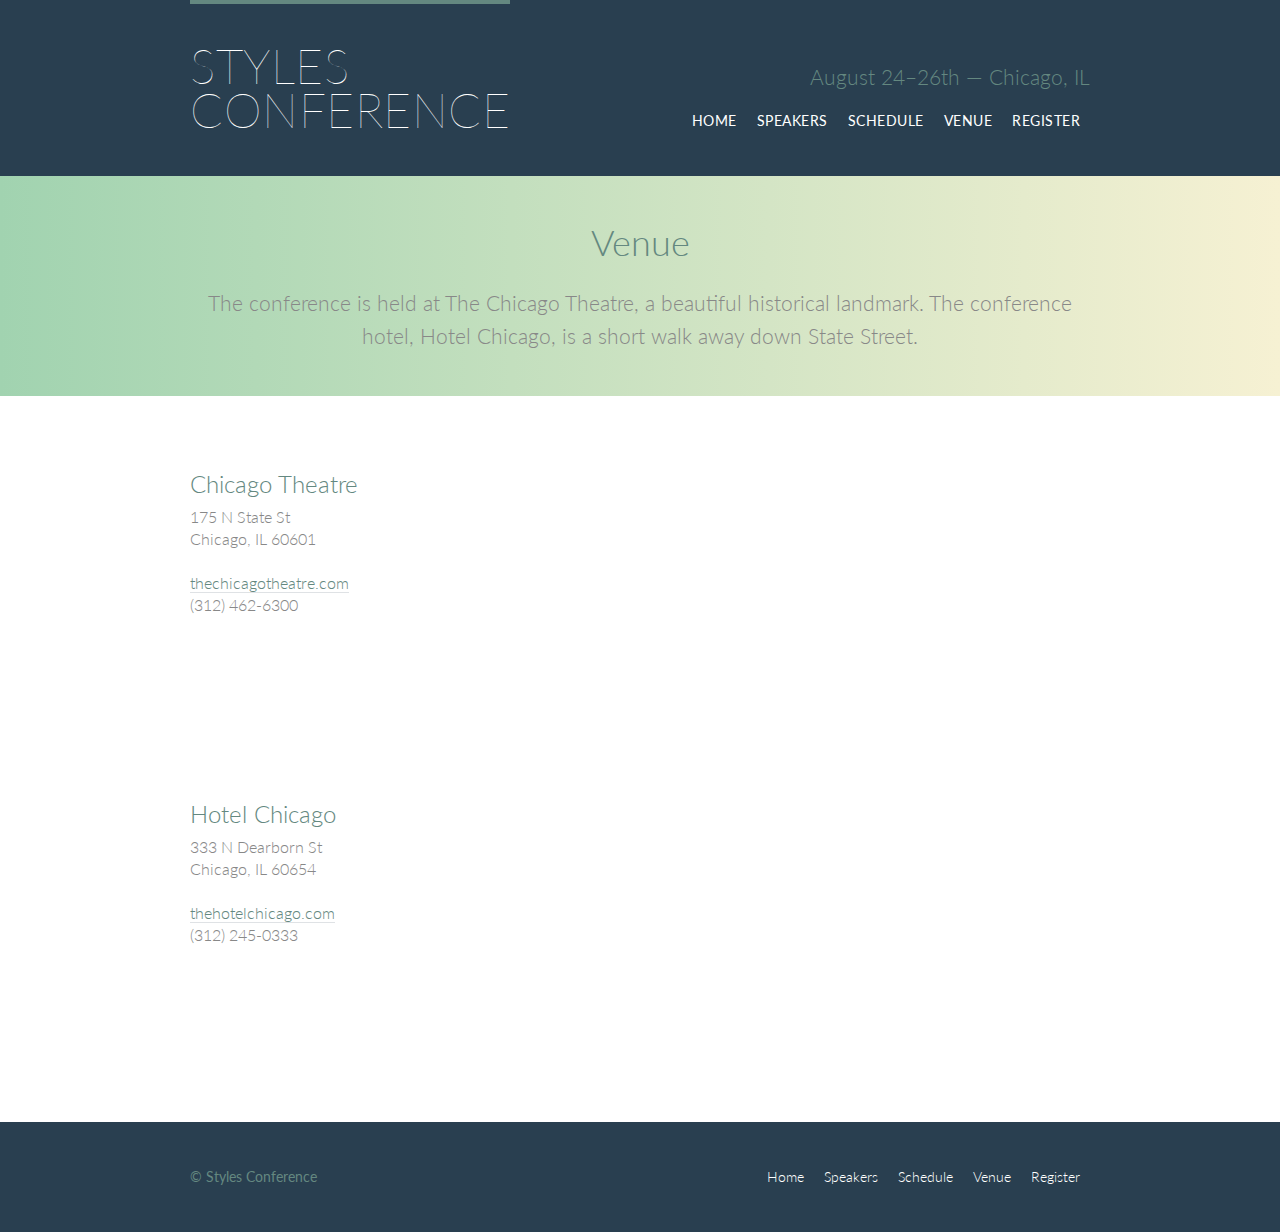
<file: venue.html>
<!DOCTYPE html>
<html lang="en">
  <head>
    <meta charset="UTF-8" />
    <meta http-equiv="X-UA-Compatible" content="IE=edge" />
    <meta name="viewport" content="width=device-width, initial-scale=1.0" />
    <title>Styles Conference</title>
    <link rel="stylesheet" href="assets/stylesheets/main.css"/>
    <link rel="stylesheet" href="http://fonts.googleapis.com/css?family=Lato:100,300,400">
  </head>

  <body>

    <!--Header-->

    <header class="primary-header container group">

      <h1 class="logo">

        <a href="index.html">Styles <br> Conference</a>

      </h1>

      <h3 class="tagline">August 24&ndash;26th &mdash; Chicago, IL</h3>

      <nav class="nav primary-nav">

        <ul>

          <li><a href="index.html">Home</a></li><!--
          --><li><a href="speakers.html">Speakers</a></li><!--
          --><li><a href="schedule.html">Schedule</a></li><!--
          --><li><a href="venue.html">Venue</a></li><!--
          --><li><a href="register.html">Register</a></li>

        </ul>

      </nav>

    </header>

    <!--Lead-->

    <section class="row-alt">

      <div class="lead container">

        <h1 class="Venue">Venue</h1>

        <p>The conference is held at The Chicago Theatre, a beautiful historical landmark. The conference hotel, Hotel Chicago, is a short walk away down State Street.</p>

      </div>

    </section>

    <!--Main Content-->

    <section class="row">

      <div class="grid">

        <!--Chicago Theatre-->

        <section class="venue-theatre">

          <div class="col-1-3">

            <h2>Chicago Theatre</h2>

            <p>175 N State St <br> Chicago, IL 60601</p>

            <p><a href="http://www.thechicagotheatre.com/">thechicagotheatre.com</a> <br> (312) 462-6300</p>

          </div><!--

          --><iframe class="venue-map col-2-3" src="https://www.google.com/maps/embed?pb=!1m18!1m12!1m3!1d2970.346932432691!2d-87.62969368567437!3d41.88539537293869!2m3!1f0!2f0!3f0!3m2!1i1024!2i768!4f13.1!3m3!1m2!1s0x880e2caff598f035%3A0xed6d5c288e9b5ad2!2s175%20N%20State%20St%2C%20Chicago%2C%20IL%2060601%2C%20EE.%20UU.!5e0!3m2!1ses-419!2sar!4v1624657919362!5m2!1ses-419!2sar"></iframe>

        </section>

        <!--Chicago Hotel-->

        <section class="venue-hotel">

          <div class="col-1-3">

            <h2>Hotel Chicago</h2>

            <p>333 N Dearborn St <br> Chicago, IL 60654</p>

            <p><a href="https://thehotelchicago.com/">thehotelchicago.com</a> <br> (312) 245-0333</p>

          </div><!--

          --><iframe class="venue-map col-2-3" src="https://www.google.com/maps/embed?pb=!1m18!1m12!1m3!1d2970.1994471777857!2d-87.63084708567416!3d41.88856757274009!2m3!1f0!2f0!3f0!3m2!1i1024!2i768!4f13.1!3m3!1m2!1s0x880e2cb1d74f7dff%3A0x5394a66b779f0b10!2s333%20N%20Dearborn%20St%2C%20Chicago%2C%20IL%2060654%2C%20EE.%20UU.!5e0!3m2!1ses!2sar!4v1624657521611!5m2!1ses!2sar"></iframe>

        </section>

      </div>

    </section>

    <!--Footer-->

    <footer class="primary-footer container group">

      <small>&copy; Styles Conference</small>

      <nav class="nav">

        <ul>
          
          <li><a href="index.html">Home</a></li><!--
          --><li><a href="speakers.html">Speakers</a></li><!--
          --><li><a href="schedule.html">Schedule</a></li><!--
          --><li><a href="venue.html">Venue</a></li><!--
          --><li><a href="register.html">Register</a></li>

        </ul>

      </nav>

    </footer>

  </body>

</html>
</file>
<file: assets/stylesheets/main.css>
/* http://meyerweb.com/eric/tools/css/reset/ 2. v2.0 | 20110126
  License: none (public domain)
*/

html, body, div, span, applet, object, iframe,
h1, h2, h3, h4, h5, h6, p, blockquote, pre,
a, abbr, acronym, address, big, cite, code,
del, dfn, em, img, ins, kbd, q, s, samp,
small, strike, strong, sub, sup, tt, var,
b, u, i, center,
dl, dt, dd, ol, ul, li,
fieldset, form, label, legend,
table, caption, tbody, tfoot, thead, tr, th, td,
article, aside, canvas, details, embed,
figure, figcaption, footer, header, hgroup,
menu, nav, output, ruby, section, summary,
time, mark, audio, video {
  margin: 0;
  padding: 0;
  border: 0;
  font-size: 100%;
  font: inherit;
  vertical-align: baseline;
}
/* HTML5 display-role reset for older browsers */
article, aside, details, figcaption, figure,
footer, header, hgroup, menu, nav, section {
  display: block;
}
body {
  line-height: 1;
}
ol, ul {
  list-style: none;
}
blockquote, q {
  quotes: none;
}
blockquote:before, blockquote:after,
q:before, q:after {
  content: '';
  content: none;
}
table {
  border-collapse: collapse;
  border-spacing: 0;
}

/*
  ========================================
  Custom styles
  ========================================
*/

body {
  background: #293f50;
  color: #888;
  font: 300 16px/22px "Lato", "Open Sans", "Helvetica Neue", Helvetica, Arial, sans-serif;
}

/*
  ========================================
  Grid
  ========================================
*/

*,
*::before,
*::after {
  -webkit-box-sizing: border-box;
  -moz-box-sizing: border-box;
  box-sizing: border-box;
}

.container,
.grid {
  margin: 0 auto;
  width: 960px;
}

.container {
  padding-left: 30px;
  padding-right: 30px;
}

.col-1-3 {
  width: 33.33%;
}

.col-2-3 {
  width: 66.66%;
}

.col-1-3,
.col-2-3 {
  display: inline-block;
  vertical-align: top;
}

.grid,
.col-1-3,
.col-2-3 {
  padding-left: 15px;
  padding-right: 15px;
}

/*
  ========================================
  Rows
  ========================================
*/

.row,
.row-alt {
  min-width: 960px;
}

.row {
  background: #fff;
  padding: 66px 0 44px 0;
}

.row-alt {
  background: #cbe2c1;
  background: -webkit-repeating-linear-gradient(to right, #a1d3b0, #f6f1d3);
  background: -moz-linear-gradient(to right, #a1d3b0, #f6f1d3);
  background: linear-gradient(to right, #a1d3b0, #f6f1d3);
  padding: 44px 0 22px 0;
}

/*
  ========================================
  Clearfix
  ========================================
*/

.group:before,
.group::after {
  content: "";
  display: table;
}

.group:after {
  clear: both;
  *zoom: 1;
}



/*
  ========================================
  Typography
  ========================================
*/

h1, h3, h4, h5, p {
  margin-bottom: 22px;
}

h1, h2, h3, h4 {
  color: #648880;
}

h1 {
  font-size: 36px;
  line-height: 44px;
}

h2 {
  font-size: 24px;
  line-height: 44px;
}

h3 {
  font-size: 21px;
}

h4 {
  font-size: 18px;
}

h5 {
  color: #a9b2a9;
  font-size: 14px;
  font-weight: 400px;
  text-transform: uppercase;
}

strong {
  font-weight: 400px;
}

cite, em {
  font-style: italic;
}

/*
  ========================================
  Leads
  ========================================
*/

.lead {
  text-align: center;
}

.lead p {
  font-size: 21px;
  line-height: 33px;
}

/*
  ========================================
  Links
  ========================================
*/

a {
  color: #648880;
  text-decoration: none;
}

a:hover {
  color: #a9b2a9;
}

p a {
  border-bottom: 1px solid #dfe2e5;
}

.primary-header a,
.primary-footer a {
  color: #fff;
}

.primary-header a:hover,
.primary-footer a :hover {
  color: #648880;
}

/*
  ========================================
  Buttons
  ========================================
*/

.btn {
  border-radius: 5px;
  color: #fff;
  cursor: pointer;
  display: inline-block;
  font-weight: 400;
  letter-spacing: .5px;
  margin: 0;
  text-transform: uppercase;
}

.btn-alt {
  border: 1px solid #dfe2e5;
  padding: 10px 30px;
}

.btn-alt:hover {
  background: #fff;
  color: #648880;
}

.btn-default {
  border: 0;
  background: #648880;
  padding: 11px 30px;
  font-size: 14px;
}

.btn-default :hover {
  background: #77a198;
}

/*
  ========================================
  Home
  ========================================
*/

.hero {
  color: #fff;
  line-height: 44px;
  padding: 22px 80px 66px 80px;
  text-align: center;
}

.hero h2 {
  font-size: 36px;
}

.hero p {
  font-size: 24px;
  font-weight: 100;
}

.teaser a:hover h3 {
  color: #a9b2a9;
}

.teaser img {
  border-radius: 5px;
  display: block;
  margin-bottom: 22px;
  max-width: 100%;
}

/*
  ========================================
  Primary header
  ========================================
*/

.logo {
  border-top: 4px solid #648880;
  font-size: 48px;
  font-weight: 100;
  letter-spacing: .5px;
  line-height: 44px;
  padding: 40px 0 22px 0;
  float: left;
  text-transform: uppercase;
}

.tagline {
  margin: 66px 0 22px 0;
  text-align: right;
}

.primary-nav {
  font-size: 14px;
  font-weight: 400;
  letter-spacing: .5px;
  text-transform: uppercase;
}

/*
  ========================================
  Navigation
  ========================================
*/

.nav {
  text-align: right;
}

.nav li {
  display: inline-block;
  margin: 0 10px;
  vertical-align: top;
}

.nav li :last-child {
  margin-right: 0;
}

/*
  ========================================
  Speakers
  ========================================
*/

.speaker-info {
  border: 1px solid #dfe2e5;
  border-radius: 5px;
  margin-top: 88px;
  padding: 22px 0;
  text-align: center;
}

.speaker {
  margin-bottom: 44px;
}

.speaker-info img {
  border-radius: 50%;
  height: 130px;
  margin: -66px 0 22px 0;
  vertical-align: top;
}

/*
  ========================================
  Schedule
  ========================================
*/

table {
  margin-bottom: 44px;
  width: 100%;
}

table:last-child {
  margin-bottom: 0;
}

th,
td {
  padding-bottom: 22px;
  vertical-align: top;
}

th {
  padding-right: 45px;
  text-align: right;
  width: 20%;
}

td {
  width: 40%;
}

thead {
  line-height: 44px;
}

thead th {
  color: #648880;
  font-size: 24px;
}

tbody th {
  color: #a9b2a9;
  font-size: 14px;
  font-weight: 400;
  padding-top: 22px;
  text-transform: uppercase;
}

tbody td {
  border-top: 1px solid #dfe2e5;
  padding-top: 21px;
}

tbody td:first-of-type {
  padding-right: 15px;
}

tbody td:last-of-type {
  padding-left: 15px;
}

tbody td:only-of-type {
  padding-right: 0;
  padding-left: 0;
}

table a {
  color: #888;
}

table h4 {
margin-bottom: 0;
}

schedule-offset {
  color: #a9b2a9;
}


/*
  ========================================
  Venue
  ========================================
*/

.venue-theatre {
  margin-bottom: 66px;
}

.venue-hotel {
  margin-bottom: 22px;
}

.venue-map {
  height: 264px;
}

/*
  ========================================
  Register
  ========================================
*/

.why-attend {
  list-style: square;
  margin: 0 0 22px 30px;
}

.form {
  margin-bottom: 22px;
}

.register-group label {
  color: #648880;
  cursor: pointer;
  font-weight: 400;
}

.register-group input,
.register-group select,
.register-group textarea {
  border: 1px solid #c6c9cc;
  border-radius: 5px;
  color: #888;
  display: block;
  margin: 5px 0 27px 0;
  padding: 5px 8px;
}

.register-group input,
.register-group textarea {
  width: 100%;
}

.register-group select {
  height: 34px;
  width: 60px;
}

.register-group textarea {
  height: 78px;
}

input,
select,
textarea {
  font: 300 16px/22px "Lato", "Open Sans", "Helvetica Neue", Helvetica, Arial, sans-serif;
}

/*
  ========================================
  Primary footer
  ========================================
*/

.primary-footer {
  color: #648880;
  font-size: 14px;
  padding-bottom: 44px;
  padding-top: 44px;
}

.primary-footer small {
  float: left;
  font-weight: 400;
}
</file>
